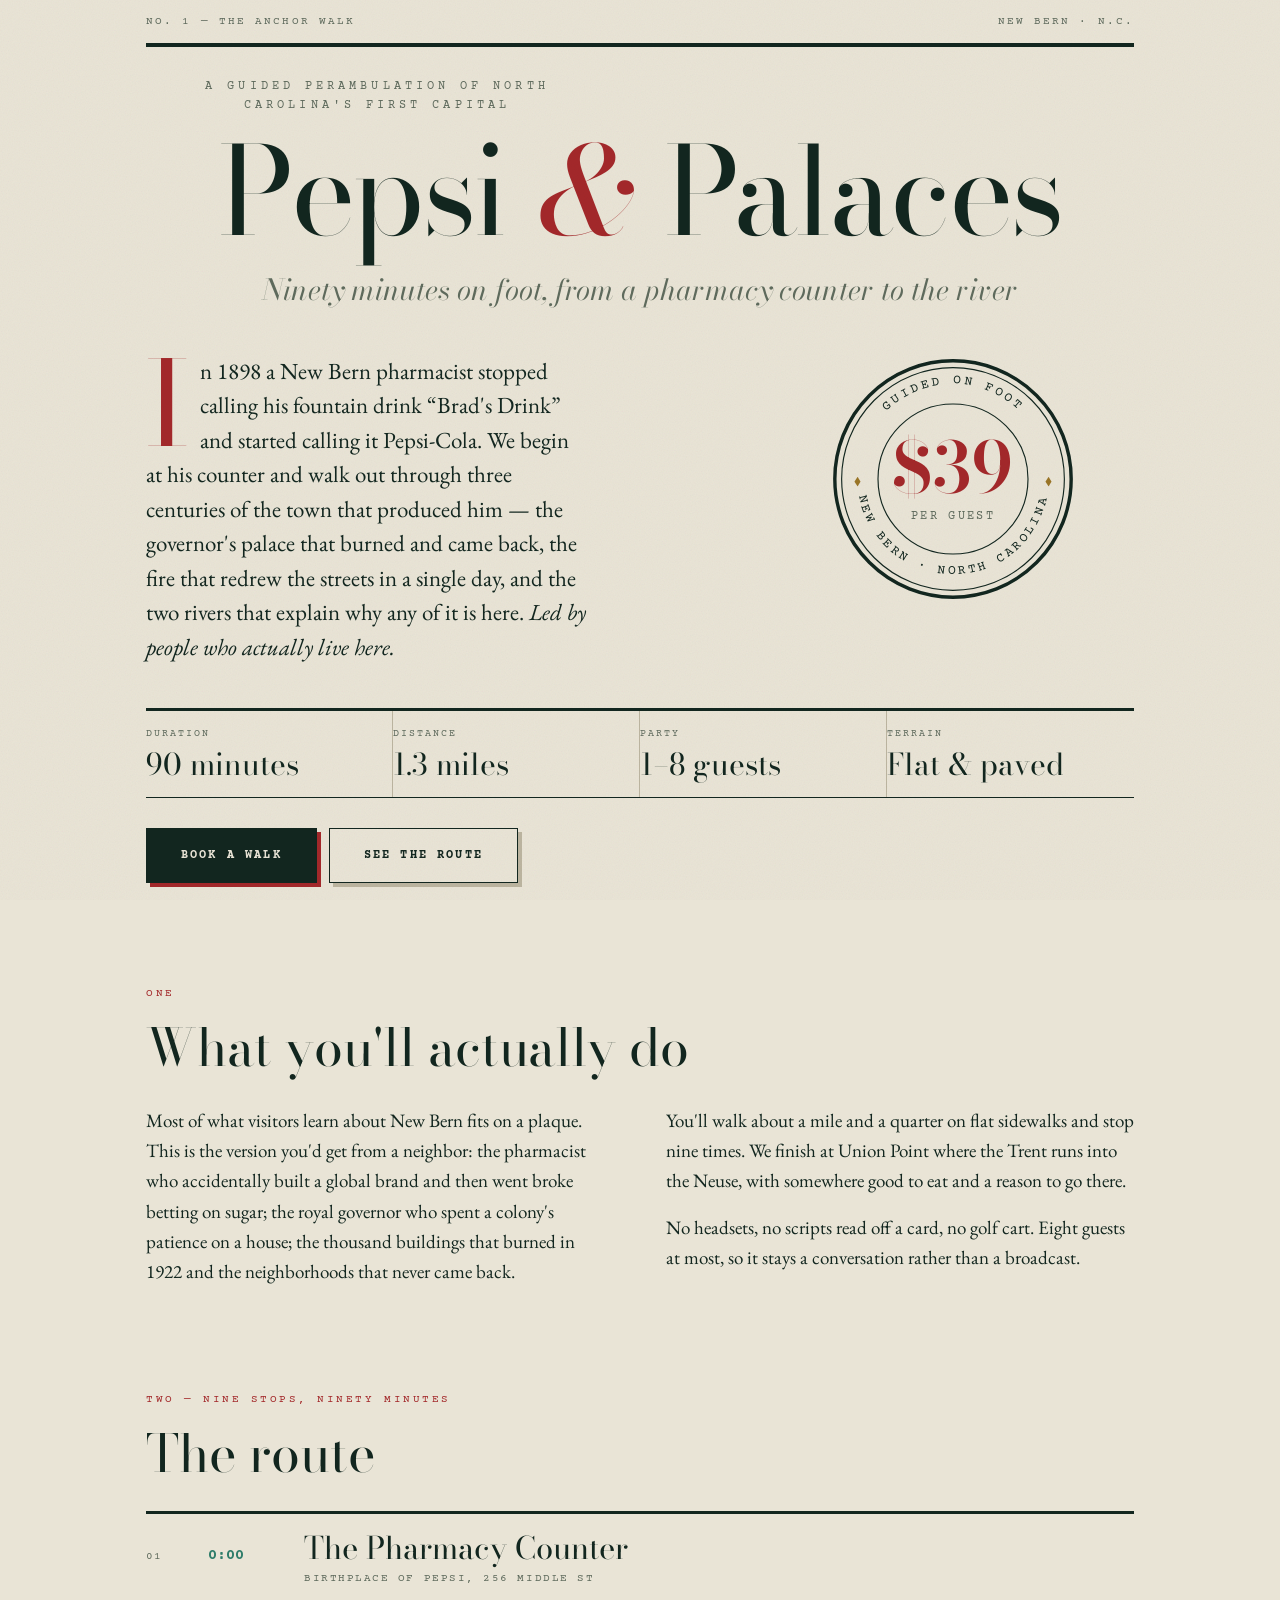
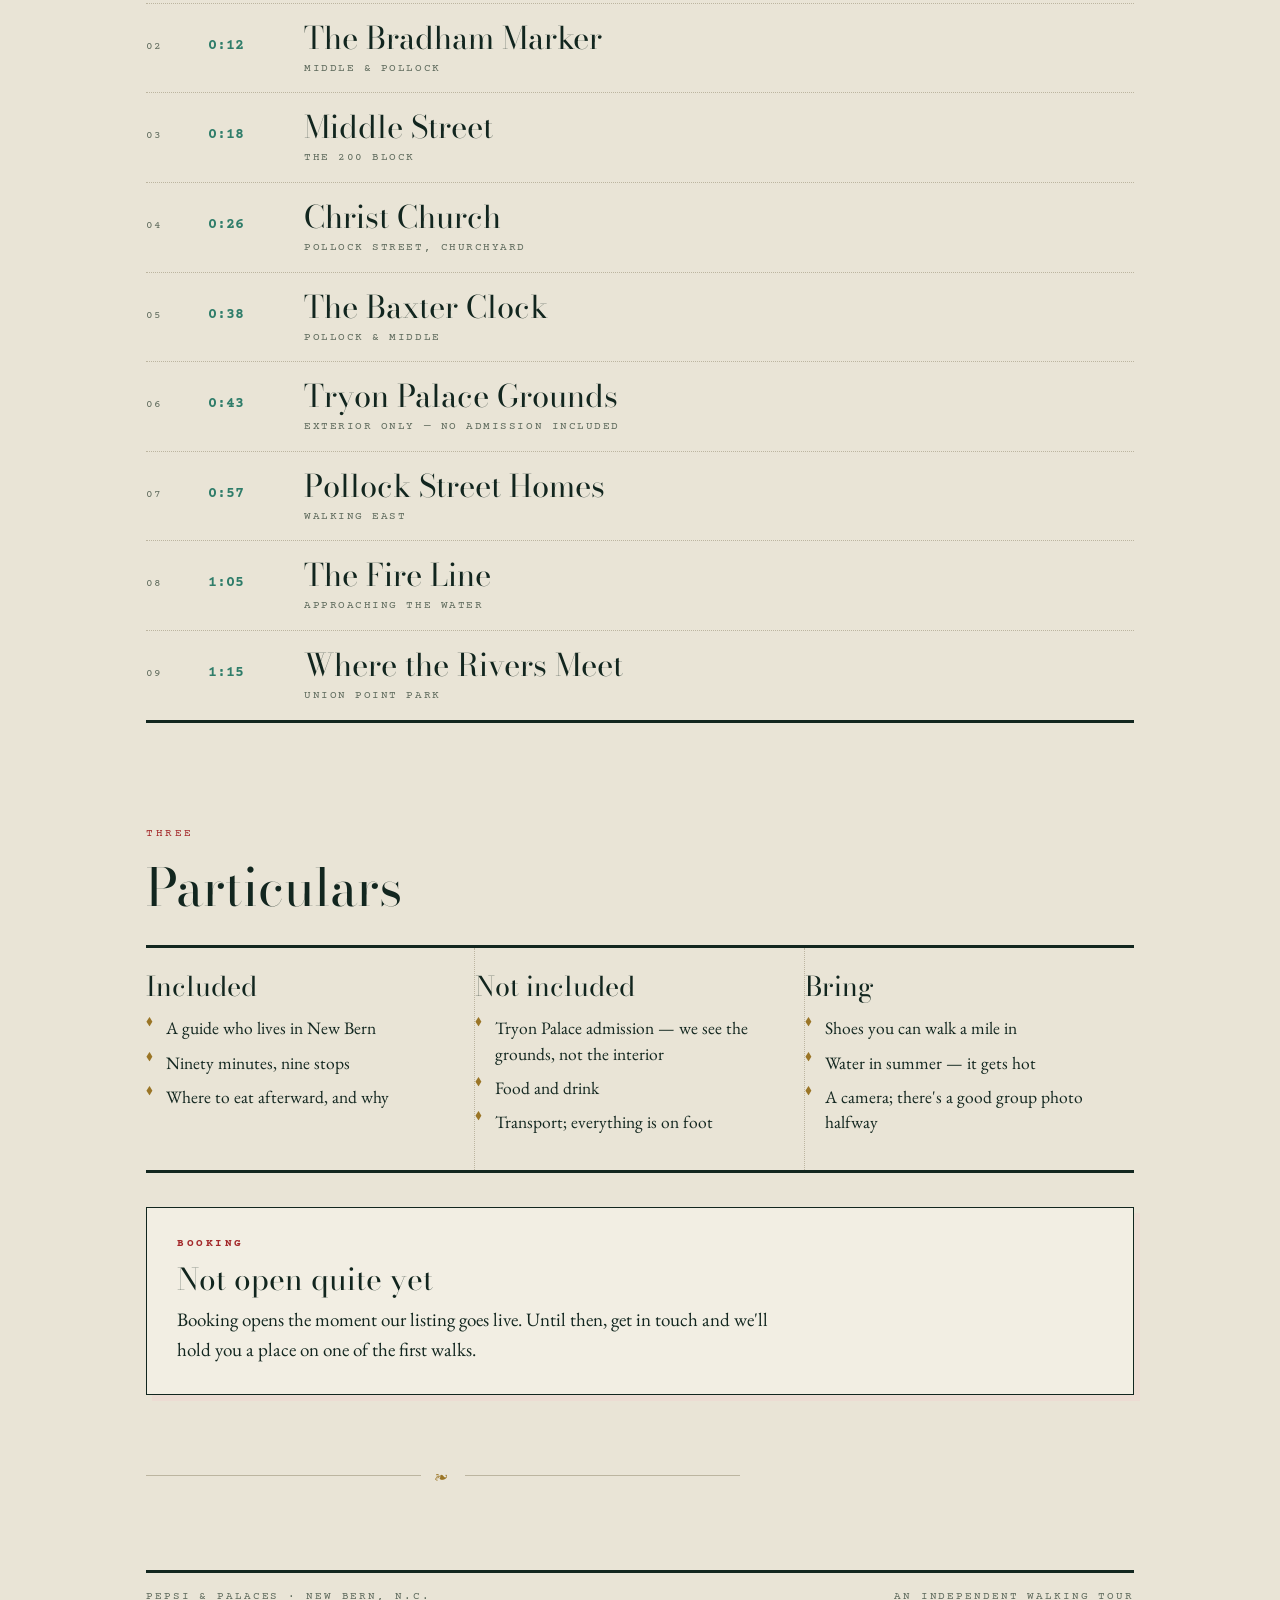
<file: index.html>
<!doctype html>
<html lang="en">
<head>
<meta charset="utf-8">
<meta name="viewport" content="width=device-width,initial-scale=1">
<title>Pepsi &amp; Palaces — Historic New Bern Walking Tour</title>
<meta name="description" content="A 90-minute guided walk through historic New Bern, North Carolina — from the pharmacy counter where Pepsi-Cola was invented to the point where the Trent runs into the Neuse.">
<meta name="theme-color" content="#e9e4d6">
<meta property="og:title" content="Pepsi &amp; Palaces — Historic New Bern Walking Tour">
<meta property="og:description" content="Ninety minutes on foot through North Carolina's first capital, led by people who live here.">
<meta property="og:type" content="website">
<link rel="preconnect" href="https://fonts.googleapis.com">
<link rel="preconnect" href="https://fonts.gstatic.com" crossorigin>
<link rel="stylesheet" href="https://fonts.googleapis.com/css2?family=Bodoni+Moda:ital,opsz,wght@0,6..96,400;0,6..96,600;1,6..96,400&family=EB+Garamond:ital,wght@0,400;0,500;1,400&family=Courier+Prime:wght@400;700&display=swap">
<link rel="stylesheet" href="assets/style.css">
<style>
  /* ============ broadside frame ============ */
  .sheet {
    max-width: 1080px;
    margin: 0 auto;
    padding: 0 clamp(18px, 4vw, 46px) 90px;
  }
  .topbar {
    display: flex;
    justify-content: space-between;
    gap: 16px;
    padding: 14px 0 12px;
    font-family: var(--util);
    font-size: 10.5px;
    letter-spacing: .2em;
    text-transform: uppercase;
    color: var(--muted);
  }
  .topbar span:last-child { text-align: right; }

  /* ============ page-load stagger ============ */
  @keyframes rise {
    from { opacity: 0; transform: translateY(14px); }
    to   { opacity: 1; transform: none; }
  }
  .stagger > * { animation: rise .7s cubic-bezier(.22,.68,.35,1) backwards; }
  .stagger > *:nth-child(1) { animation-delay: .05s; }
  .stagger > *:nth-child(2) { animation-delay: .13s; }
  .stagger > *:nth-child(3) { animation-delay: .21s; }
  .stagger > *:nth-child(4) { animation-delay: .29s; }
  .stagger > *:nth-child(5) { animation-delay: .37s; }
  .stagger > *:nth-child(6) { animation-delay: .45s; }

  /* ============ masthead ============ */
  .masthead { position: relative; padding-top: 30px; }
  .kicker {
    text-align: center;
    font-family: var(--util);
    font-size: clamp(10px, 1.5vw, 12px);
    letter-spacing: .34em;
    text-transform: uppercase;
    color: var(--muted);
    margin: 0 0 20px;
  }
  .masthead h1 {
    font-size: clamp(46px, 10.4vw, 122px);
    letter-spacing: -.025em;
    text-align: center;
    margin: 0;
    line-height: .92;
    white-space: nowrap;
  }
  .masthead h1 .amp {
    font-style: italic;
    font-weight: 400;
    color: var(--carmine);
    padding: 0 .04em;
  }
  .subhead {
    text-align: center;
    font-family: var(--display);
    font-style: italic;
    font-size: clamp(19px, 2.7vw, 29px);
    color: var(--muted);
    margin: 20px 0 0;
    max-width: none;
  }

  .hero-body {
    display: grid;
    grid-template-columns: minmax(0, 1.55fr) minmax(0, 1fr);
    gap: clamp(28px, 5vw, 64px);
    align-items: start;
    margin-top: 40px;
  }
  .lede {
    font-size: clamp(19px, 2vw, 23px);
    line-height: 1.5;
    margin: 0;
    max-width: 40ch;
  }
  .lede .drop {
    float: left;
    font-family: var(--display);
    font-size: 5.1em;
    line-height: .78;
    padding: .04em .1em 0 0;
    color: var(--carmine);
  }
  .lede em { font-style: italic; }

  /* ============ the seal ============ */
  .seal { display: flex; justify-content: center; }
  .seal svg { width: clamp(190px, 24vw, 250px); height: auto; overflow: visible; }
  .seal .legend {
    font-family: var(--util);
    font-size: 11.4px;
    letter-spacing: .2em;
    text-transform: uppercase;
    fill: var(--ink);
  }
  .seal .pip { font-size: 9px; fill: var(--brass); text-anchor: middle; }
  .seal .price {
    font-family: var(--display);
    font-size: 62px;
    font-weight: 600;
    fill: var(--carmine);
    text-anchor: middle;
  }
  .seal .per {
    font-family: var(--util);
    font-size: 10.5px;
    letter-spacing: .2em;
    fill: var(--muted);
    text-anchor: middle;
    text-transform: uppercase;
  }
  .seal circle { fill: none; stroke: var(--ink); }

  /* ============ vitals ledger ============ */
  .vitals {
    margin: 44px 0 0;
    display: grid;
    grid-template-columns: repeat(4, 1fr);
    border-top: 3px solid var(--ink);
    border-bottom: 1px solid var(--ink);
  }
  .vitals > div {
    padding: 15px 18px 16px 0;
    border-right: 1px solid var(--rule);
  }
  .vitals > div:last-child { border-right: 0; }
  .vitals dt {
    font-family: var(--util);
    font-size: 10px;
    letter-spacing: .2em;
    text-transform: uppercase;
    color: var(--muted);
  }
  .vitals dd {
    margin: 7px 0 0;
    font-family: var(--display);
    font-size: clamp(21px, 2.5vw, 30px);
    line-height: 1.05;
  }

  /* ============ buttons ============ */
  .cta-row { display: flex; flex-wrap: wrap; gap: 12px; margin-top: 30px; }
  .btn {
    font-family: var(--util);
    font-size: 12px;
    font-weight: 700;
    letter-spacing: .18em;
    text-transform: uppercase;
    padding: 17px 34px;
    text-decoration: none;
    border: 1.5px solid var(--ink);
    background: var(--ink);
    color: var(--paper);
    box-shadow: 4px 4px 0 var(--carmine);
    transition: transform .12s ease, box-shadow .12s ease;
  }
  .btn:hover { transform: translate(2px, 2px); box-shadow: 2px 2px 0 var(--carmine); }
  .btn.ghost {
    background: transparent;
    color: var(--ink);
    box-shadow: 4px 4px 0 var(--rule);
  }
  .btn.ghost:hover { box-shadow: 2px 2px 0 var(--rule); }

  /* ============ sections ============ */
  section { margin-top: clamp(58px, 8vw, 92px); }
  .sec-head { margin-bottom: 30px; }
  .sec-head h2 {
    font-size: clamp(32px, 4.6vw, 52px);
    margin: 14px 0 0;
  }
  .sec-head .no {
    font-family: var(--util);
    font-size: 10.5px;
    letter-spacing: .24em;
    text-transform: uppercase;
    color: var(--carmine);
  }

  .prose { columns: 2; column-gap: 52px; }
  .prose p { max-width: none; break-inside: avoid; }
  @media (max-width: 760px) { .prose { columns: 1; } }

  /* ============ route ledger ============ */
  ol.itin { list-style: none; margin: 0; padding: 0; counter-reset: stop; }
  ol.itin li {
    counter-increment: stop;
    display: grid;
    grid-template-columns: 42px 76px 1fr;
    gap: 2px 20px;
    padding: 17px 0 15px;
    border-bottom: 1px dotted var(--rule);
    align-items: baseline;
  }
  ol.itin li:first-child { border-top: 3px solid var(--ink); }
  ol.itin li:last-child { border-bottom: 3px solid var(--ink); }
  ol.itin li::before {
    content: counter(stop, decimal-leading-zero);
    font-family: var(--util);
    font-size: 11px;
    color: var(--muted);
    letter-spacing: .1em;
  }
  ol.itin .t {
    font-family: var(--util);
    font-size: 15px;
    font-weight: 700;
    color: var(--verdigris);
  }
  ol.itin .n {
    font-family: var(--display);
    font-size: clamp(22px, 2.7vw, 31px);
    line-height: 1.1;
  }
  ol.itin .w {
    grid-column: 3;
    font-family: var(--util);
    font-size: 11px;
    letter-spacing: .14em;
    text-transform: uppercase;
    color: var(--muted);
  }

  /* ============ details ============ */
  .cols {
    display: grid;
    grid-template-columns: repeat(auto-fit, minmax(238px, 1fr));
    border-top: 3px solid var(--ink);
    border-bottom: 3px solid var(--ink);
  }
  .cols > div { padding: 24px 24px 26px 0; border-right: 1px dotted var(--rule); }
  .cols > div:last-child { border-right: 0; padding-right: 0; }
  .cols h3 { font-size: 27px; margin-bottom: 14px; }
  .cols ul { margin: 0; padding: 0; list-style: none; }
  .cols li {
    padding-left: 20px;
    position: relative;
    margin-bottom: 9px;
    font-size: 17.5px;
    line-height: 1.45;
  }
  .cols li::before {
    content: "◆";
    position: absolute;
    left: 0;
    top: -1px;
    font-size: 10px;
    color: var(--brass);
  }

  .booking {
    margin-top: 34px;
    border: 1.5px solid var(--ink);
    box-shadow: 6px 6px 0 var(--carmine-soft);
    padding: 28px 30px;
    background: var(--surface);
  }
  .booking .label {
    font-family: var(--util);
    font-size: 10.5px;
    font-weight: 700;
    letter-spacing: .24em;
    text-transform: uppercase;
    color: var(--carmine);
    display: block;
    margin-bottom: 10px;
  }
  .booking h3 { font-size: 30px; margin-bottom: 10px; }

  footer {
    margin-top: 84px;
    border-top: 3px solid var(--ink);
    padding-top: 16px;
    display: flex;
    justify-content: space-between;
    gap: 14px;
    flex-wrap: wrap;
    font-family: var(--util);
    font-size: 10.5px;
    letter-spacing: .18em;
    text-transform: uppercase;
    color: var(--muted);
  }

  @media (max-width: 820px) {
    .hero-body { grid-template-columns: 1fr; }
    .seal { order: -1; margin-bottom: 6px; }
    .vitals { grid-template-columns: repeat(2, 1fr); }
    .vitals > div:nth-child(2) { border-right: 0; }
    .vitals > div:nth-child(-n+2) { border-bottom: 1px dotted var(--rule); }
    ol.itin li { grid-template-columns: 34px 64px 1fr; gap: 2px 14px; }
    ol.itin .w { grid-column: 3; }
    .cols > div { border-right: 0; border-bottom: 1px dotted var(--rule); padding-right: 0; }
    .cols > div:last-child { border-bottom: 0; }
  }
</style>
</head>
<body>
<div class="sheet">

  <div class="topbar">
    <span>No. 1 — The Anchor Walk</span>
    <span>New Bern · N.C.</span>
  </div>
  <hr class="rule-double">

  <header class="masthead stagger">
    <p class="kicker">A Guided Perambulation of North Carolina's First Capital</p>
    <h1>Pepsi <span class="amp">&amp;</span> Palaces</h1>
    <p class="subhead">Ninety minutes on foot, from a pharmacy counter to the river</p>

    <div class="hero-body">
      <p class="lede">
        <span class="drop">I</span>n 1898 a New Bern pharmacist stopped calling his fountain drink
        “Brad's Drink” and started calling it Pepsi-Cola. We begin at his counter and walk out
        through three centuries of the town that produced him — the governor's palace that burned
        and came back, the fire that redrew the streets in a single day, and the two rivers that
        explain why any of it is here. <em>Led by people who actually live here.</em>
      </p>

      <div class="seal">
        <svg viewBox="0 0 220 220" role="img" aria-label="Thirty-nine dollars per guest, guided on foot in New Bern, North Carolina">
          <defs>
            <path id="arcTop" d="M 26,110 A 84,84 0 0 1 194,110"></path>
            <path id="arcBot" d="M 26,110 A 84,84 0 0 0 194,110"></path>
          </defs>
          <circle cx="110" cy="110" r="104" stroke-width="3"></circle>
          <circle cx="110" cy="110" r="98" stroke-width="1"></circle>
          <circle cx="110" cy="110" r="66" stroke-width="1"></circle>
          <text class="legend"><textPath href="#arcTop" startOffset="50%" text-anchor="middle">Guided on foot</textPath></text>
          <text class="legend"><textPath href="#arcBot" startOffset="50%" text-anchor="middle">New Bern · North Carolina</textPath></text>
          <text class="pip" x="26" y="114">◆</text>
          <text class="pip" x="194" y="114">◆</text>
          <text class="price" x="110" y="122">$39</text>
          <text class="per" x="110" y="145">per guest</text>
        </svg>
      </div>
    </div>

    <dl class="vitals">
      <div><dt>Duration</dt><dd>90 minutes</dd></div>
      <div><dt>Distance</dt><dd>1.3 miles</dd></div>
      <div><dt>Party</dt><dd>1–8 guests</dd></div>
      <div><dt>Terrain</dt><dd>Flat &amp; paved</dd></div>
    </dl>

    <div class="cta-row">
      <!-- BOOKING: replace href with the live Airbnb Experience URL once approved. -->
      <a class="btn" href="#book">Book a walk</a>
      <a class="btn ghost" href="#itinerary">See the route</a>
    </div>
  </header>

  <section>
    <div class="sec-head">
      <span class="no">One</span>
      <h2>What you'll actually do</h2>
    </div>
    <div class="prose">
      <p>Most of what visitors learn about New Bern fits on a plaque. This is the version you'd get from a neighbor: the pharmacist who accidentally built a global brand and then went broke betting on sugar; the royal governor who spent a colony's patience on a house; the thousand buildings that burned in 1922 and the neighborhoods that never came back.</p>
      <p>You'll walk about a mile and a quarter on flat sidewalks and stop nine times. We finish at Union Point where the Trent runs into the Neuse, with somewhere good to eat and a reason to go there.</p>
      <p>No headsets, no scripts read off a card, no golf cart. Eight guests at most, so it stays a conversation rather than a broadcast.</p>
    </div>
  </section>

  <section id="itinerary">
    <div class="sec-head">
      <span class="no">Two — Nine stops, ninety minutes</span>
      <h2>The route</h2>
    </div>
    <ol class="itin">
    <!-- ITINERARY:start -->
      <li><span class="t">0:00</span><span class="n">The Pharmacy Counter</span><span class="w">Birthplace of Pepsi, 256 Middle St</span></li>
      <li><span class="t">0:12</span><span class="n">The Bradham Marker</span><span class="w">Middle &amp; Pollock</span></li>
      <li><span class="t">0:18</span><span class="n">Middle Street</span><span class="w">The 200 block</span></li>
      <li><span class="t">0:26</span><span class="n">Christ Church</span><span class="w">Pollock Street, churchyard</span></li>
      <li><span class="t">0:38</span><span class="n">The Baxter Clock</span><span class="w">Pollock &amp; Middle</span></li>
      <li><span class="t">0:43</span><span class="n">Tryon Palace Grounds</span><span class="w">Exterior only — no admission included</span></li>
      <li><span class="t">0:57</span><span class="n">Pollock Street Homes</span><span class="w">Walking east</span></li>
      <li><span class="t">1:05</span><span class="n">The Fire Line</span><span class="w">Approaching the water</span></li>
      <li><span class="t">1:15</span><span class="n">Where the Rivers Meet</span><span class="w">Union Point Park</span></li>
    <!-- ITINERARY:end -->
    </ol>
  </section>

  <section>
    <div class="sec-head">
      <span class="no">Three</span>
      <h2>Particulars</h2>
    </div>
    <div class="cols">
      <div>
        <h3>Included</h3>
        <ul>
          <li>A guide who lives in New Bern</li>
          <li>Ninety minutes, nine stops</li>
          <li>Where to eat afterward, and why</li>
        </ul>
      </div>
      <div>
        <h3>Not included</h3>
        <ul>
          <li>Tryon Palace admission — we see the grounds, not the interior</li>
          <li>Food and drink</li>
          <li>Transport; everything is on foot</li>
        </ul>
      </div>
      <div>
        <h3>Bring</h3>
        <ul>
          <li>Shoes you can walk a mile in</li>
          <li>Water in summer — it gets hot</li>
          <li>A camera; there's a good group photo halfway</li>
        </ul>
      </div>
    </div>

    <div class="booking" id="book">
      <span class="label">Booking</span>
      <h3>Not open quite yet</h3>
      <p>Booking opens the moment our listing goes live. Until then, get in touch and we'll hold you a place on one of the first walks.</p>
    </div>
  </section>

  <p class="fleuron" style="margin-top:70px"><span>❧</span></p>

  <footer>
    <span>Pepsi &amp; Palaces · New Bern, N.C.</span>
    <span>An independent walking tour</span>
  </footer>

</div>
</body>
</html>
</file>
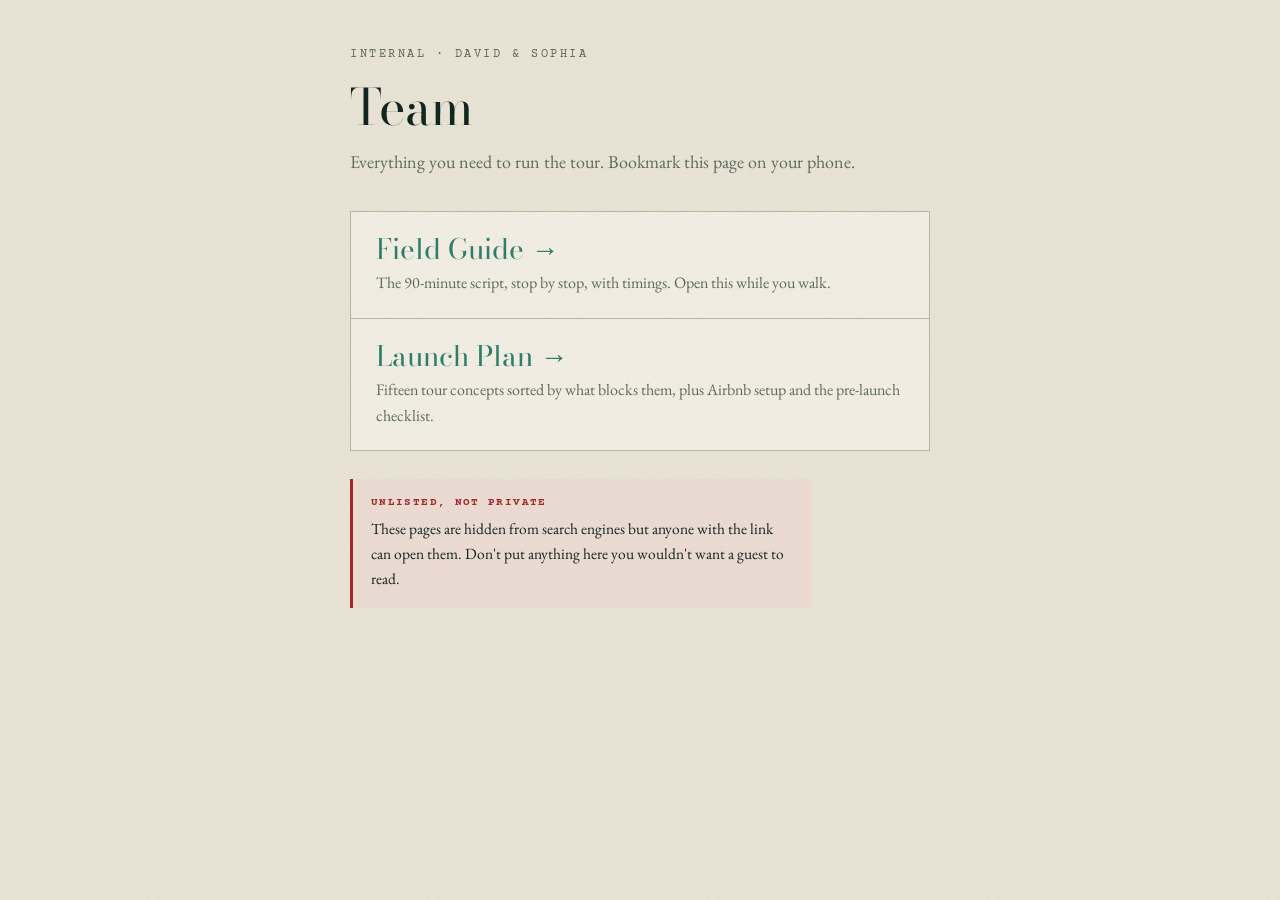
<file: team/index.html>
<!doctype html>
<html lang="en">
<head>
<meta charset="utf-8">
<meta name="viewport" content="width=device-width,initial-scale=1">
<meta name="robots" content="noindex,nofollow">
<title>Team — Pepsi &amp; Palaces</title>
<link rel="preconnect" href="https://fonts.googleapis.com">
<link rel="preconnect" href="https://fonts.gstatic.com" crossorigin>
<link rel="stylesheet" href="https://fonts.googleapis.com/css2?family=Bodoni+Moda:opsz,wght@6..96,400;6..96,600&family=EB+Garamond:wght@400;500&family=Courier+Prime:wght@400;700&display=swap">
<link rel="stylesheet" href="../assets/style.css">
<style>
  .hub { max-width: 620px; margin: 0 auto; padding: 46px 20px 80px; }
  .hub h1 { font-size: 50px; }
  .hub .sub { color: var(--muted); font-size: 18px; margin: 14px 0 0; }
  .links { display: grid; gap: 1px; background: var(--rule);
    border: 1px solid var(--rule); margin-top: 34px; }
  .links a { background: var(--surface); padding: 22px; text-decoration: none;
    color: inherit; display: block; }
  .links a:hover { background: var(--surface-2); }
  .links a { border-left: 3px solid transparent; transition: border-color .15s ease; }
  .links a:hover { border-left-color: var(--verdigris); }
  .links h2 { font-size: 28px; color: var(--verdigris); }
  .links p { font-size: 16px; color: var(--muted); margin: 6px 0 0; }
  .warn { margin-top: 28px; background: var(--carmine-soft);
    border-left: 3px solid var(--carmine); padding: 16px 18px; font-size: 15.5px; }
  .warn b { font-family: var(--util); font-size: 10.5px; font-weight: 600;
    letter-spacing: .13em; text-transform: uppercase; color: var(--carmine);
    display: block; margin-bottom: 5px; }
</style>
</head>
<body>
<main class="hub">
  <p class="eyebrow">Internal · David &amp; Sophia</p>
  <h1>Team</h1>
  <p class="sub">Everything you need to run the tour. Bookmark this page on your phone.</p>

  <nav class="links">
    <a href="guide/">
      <h2>Field Guide →</h2>
      <p>The 90-minute script, stop by stop, with timings. Open this while you walk.</p>
    </a>
    <a href="plan/">
      <h2>Launch Plan →</h2>
      <p>Fifteen tour concepts sorted by what blocks them, plus Airbnb setup and the pre-launch checklist.</p>
    </a>
  </nav>

  <p class="warn"><b>Unlisted, not private</b>These pages are hidden from search engines but anyone with the link can open them. Don't put anything here you wouldn't want a guest to read.</p>
</main>
</body>
</html>
</file>
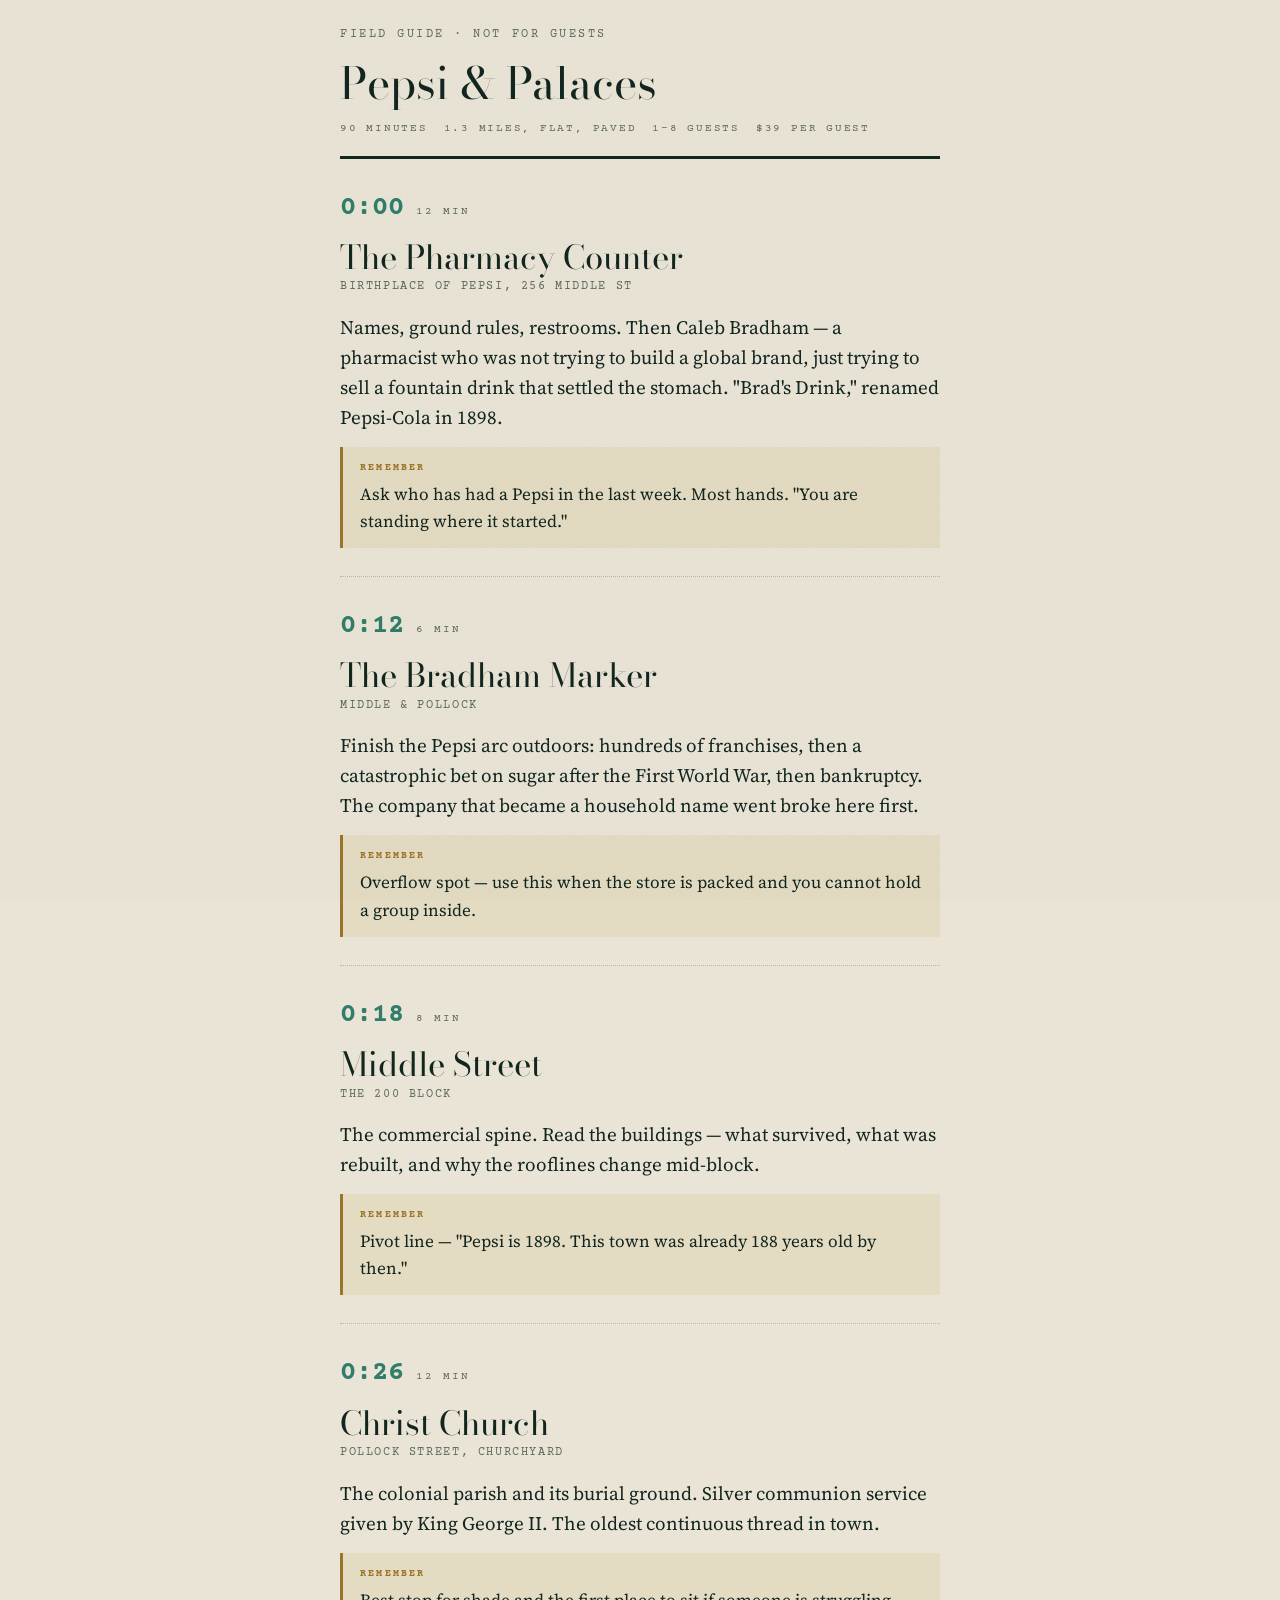
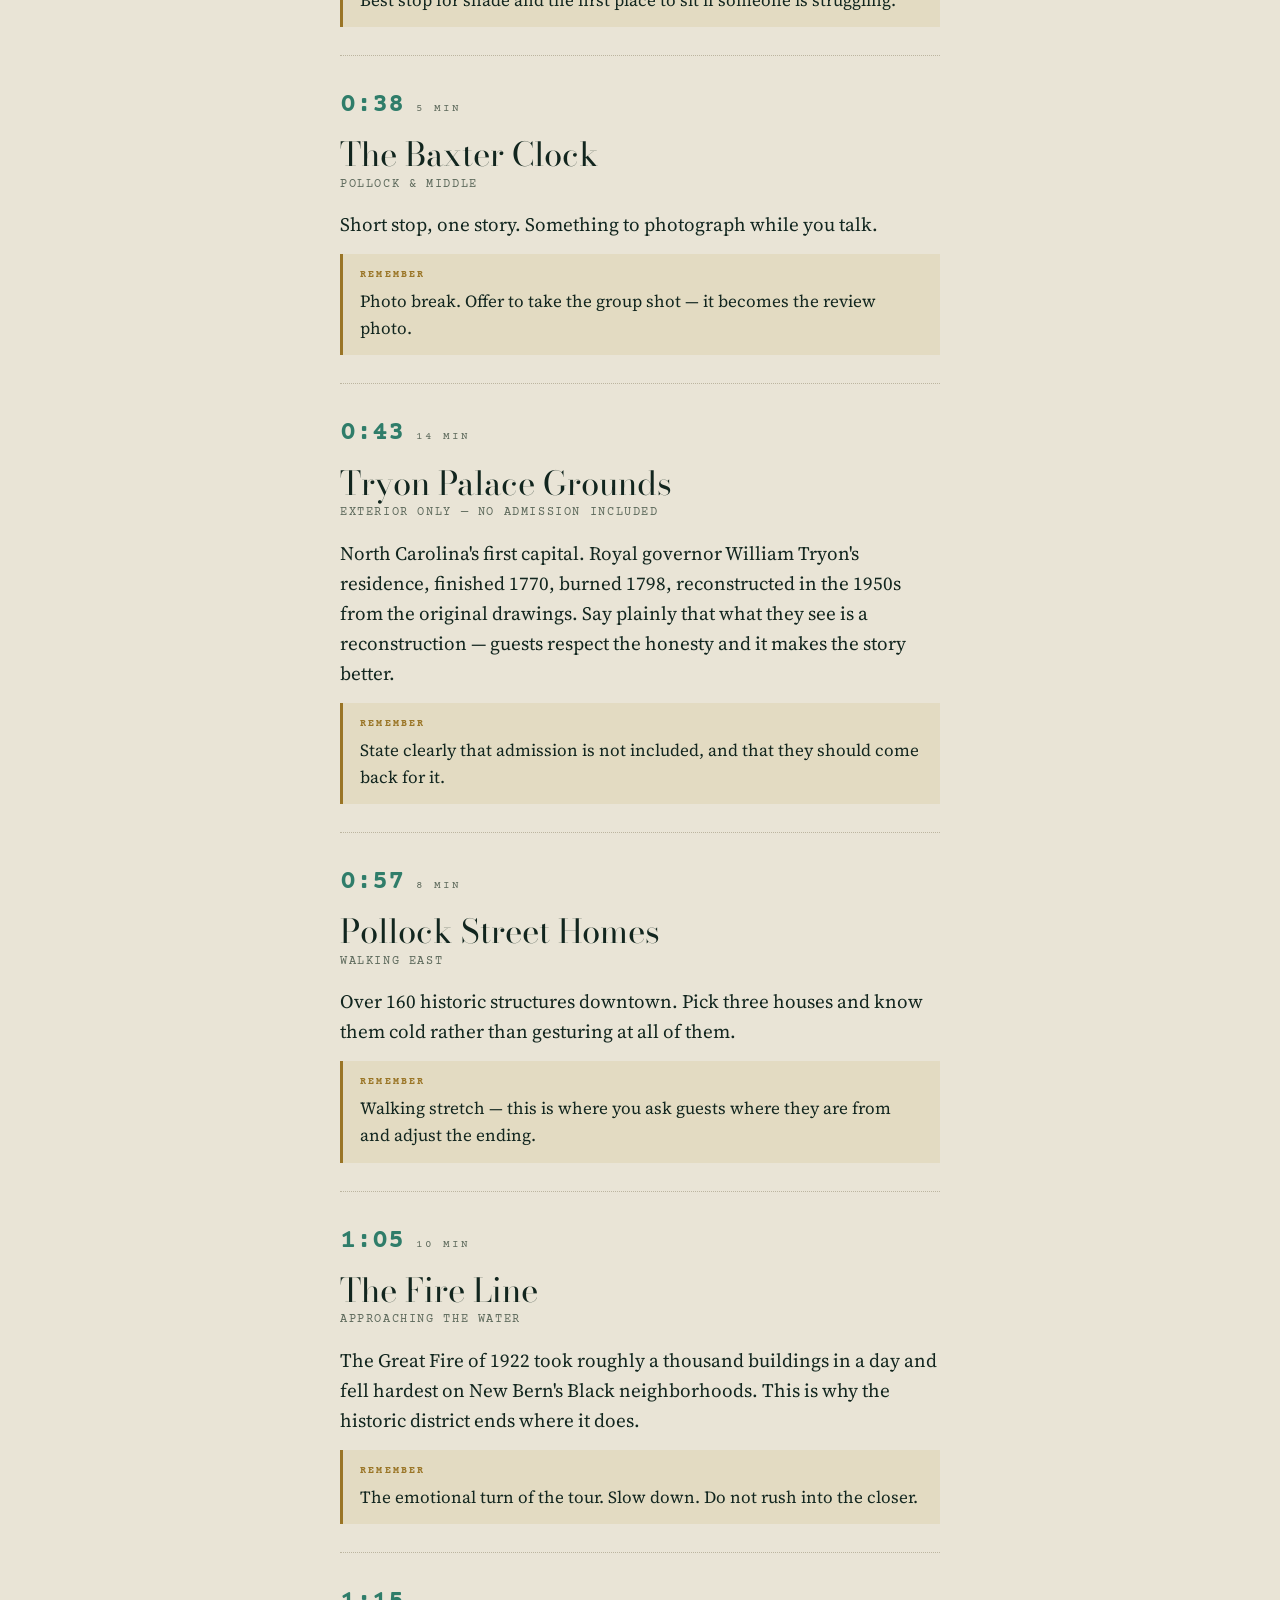
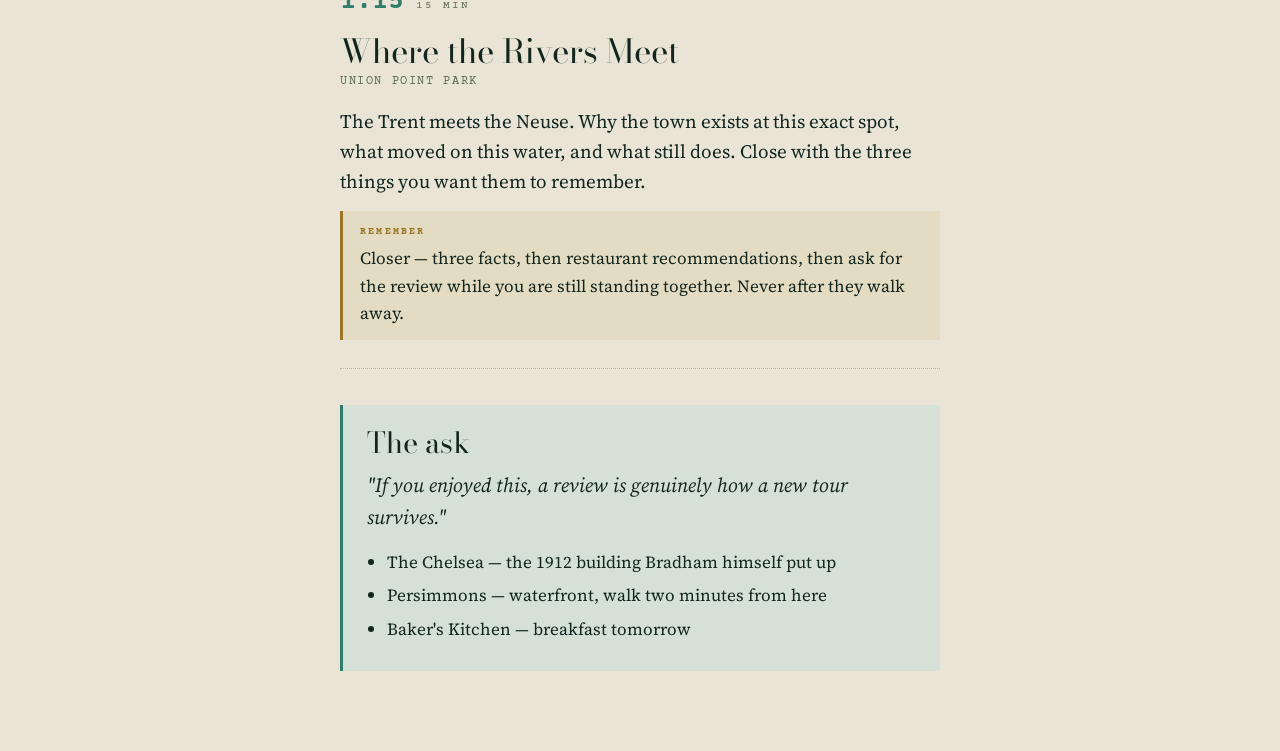
<file: team/guide/index.html>
<!doctype html>
<html lang="en">
<head>
<meta charset="utf-8">
<meta name="viewport" content="width=device-width,initial-scale=1">
<meta name="robots" content="noindex,nofollow">
<title>Field Guide — Pepsi &amp; Palaces</title>
<link rel="preconnect" href="https://fonts.googleapis.com">
<link rel="preconnect" href="https://fonts.gstatic.com" crossorigin>
<link rel="stylesheet" href="https://fonts.googleapis.com/css2?family=Bodoni+Moda:opsz,wght@6..96,400;6..96,600&family=Source+Serif+4:opsz,wght@8..60,400;8..60,600&family=Courier+Prime:wght@400;700&display=swap">
<link rel="stylesheet" href="../../assets/style.css">
<style>
  /* The field guide is read one-handed, outdoors, in sunlight, mid-tour. It
     borrows the brand's ink and rules but deliberately drops the display face
     for body copy: Source Serif has the x-height and weight to survive glare
     that a Garamond does not. Legibility beats consistency on this one page. */
  body { --body: "Source Serif 4", Georgia, serif; font-size: 19px; }
  .guide { max-width: 640px; margin: 0 auto; padding: 0 20px 80px; }
  .top { padding: 26px 0 18px; border-bottom: 3px solid var(--ink); }
  .top h1 { font-family: var(--display); font-size: 44px; margin: 12px 0 0; }
  .top .sub { font-family: var(--util); font-size: 11px; letter-spacing: .16em;
    text-transform: uppercase; color: var(--muted); margin-top: 12px;
    display: flex; flex-wrap: wrap; gap: 4px 16px; }
  .stop { padding: 28px 0; border-bottom: 1px dotted var(--rule); }
  .stop-head { display: flex; align-items: baseline; gap: 12px; }
  .clock { font-family: var(--util); font-size: 27px; font-weight: 700;
    color: var(--verdigris); }
  .dur { font-family: var(--util); font-size: 11px; letter-spacing: .18em;
    text-transform: uppercase; color: var(--muted); }
  .stop h2 { font-family: var(--display); font-size: 33px; margin: 10px 0 3px; }
  .where { font-family: var(--util); font-size: 11.5px; letter-spacing: .14em;
    text-transform: uppercase; color: var(--muted); margin: 0 0 15px; }
  .beat { font-size: 19px; line-height: 1.58; margin: 0 0 15px; max-width: none; }
  .hook { background: var(--brass-soft); border-left: 3px solid var(--brass);
    padding: 13px 17px; font-size: 17px; margin: 0; max-width: none; }
  .hook b { display: block; font-family: var(--util); font-size: 10px;
    font-weight: 700; letter-spacing: .22em; text-transform: uppercase;
    color: var(--brass); margin-bottom: 5px; }
  .closer { margin-top: 36px; background: var(--verdigris-soft);
    border-left: 3px solid var(--verdigris); padding: 22px 24px; }
  .closer h2 { font-family: var(--display); font-size: 29px; margin-bottom: 11px; }
  .closer .ask { font-size: 20px; font-style: italic; max-width: none; }
  .closer ul { margin: 14px 0 0; padding-left: 20px; font-size: 17px; }
  .closer li { margin-bottom: 6px; }
</style>
</head>
<body>
<main class="guide">
  <header class="top">
    <p class="eyebrow">Field guide · not for guests</p>
    <h1>Pepsi &amp; Palaces</h1>
    <div class="sub">
      <span>90 minutes</span>
      <span>1.3 miles, flat, paved</span>
      <span>1–8 guests</span>
      <span>$39 per guest</span>
    </div>
  </header>

    <article class="stop" id="stop-1">
      <header class="stop-head">
        <span class="clock">0:00</span>
        <span class="dur">12 min</span>
      </header>
      <h2>The Pharmacy Counter</h2>
      <p class="where">Birthplace of Pepsi, 256 Middle St</p>
      <p class="beat">Names, ground rules, restrooms. Then Caleb Bradham — a pharmacist who was not trying to build a global brand, just trying to sell a fountain drink that settled the stomach. &quot;Brad&#x27;s Drink,&quot; renamed Pepsi-Cola in 1898.</p>
      <p class="hook"><b>Remember</b>Ask who has had a Pepsi in the last week. Most hands. &quot;You are standing where it started.&quot;</p>
    </article>
    <article class="stop" id="stop-2">
      <header class="stop-head">
        <span class="clock">0:12</span>
        <span class="dur">6 min</span>
      </header>
      <h2>The Bradham Marker</h2>
      <p class="where">Middle &amp; Pollock</p>
      <p class="beat">Finish the Pepsi arc outdoors: hundreds of franchises, then a catastrophic bet on sugar after the First World War, then bankruptcy. The company that became a household name went broke here first.</p>
      <p class="hook"><b>Remember</b>Overflow spot — use this when the store is packed and you cannot hold a group inside.</p>
    </article>
    <article class="stop" id="stop-3">
      <header class="stop-head">
        <span class="clock">0:18</span>
        <span class="dur">8 min</span>
      </header>
      <h2>Middle Street</h2>
      <p class="where">The 200 block</p>
      <p class="beat">The commercial spine. Read the buildings — what survived, what was rebuilt, and why the rooflines change mid-block.</p>
      <p class="hook"><b>Remember</b>Pivot line — &quot;Pepsi is 1898. This town was already 188 years old by then.&quot;</p>
    </article>
    <article class="stop" id="stop-4">
      <header class="stop-head">
        <span class="clock">0:26</span>
        <span class="dur">12 min</span>
      </header>
      <h2>Christ Church</h2>
      <p class="where">Pollock Street, churchyard</p>
      <p class="beat">The colonial parish and its burial ground. Silver communion service given by King George II. The oldest continuous thread in town.</p>
      <p class="hook"><b>Remember</b>Best stop for shade and the first place to sit if someone is struggling.</p>
    </article>
    <article class="stop" id="stop-5">
      <header class="stop-head">
        <span class="clock">0:38</span>
        <span class="dur">5 min</span>
      </header>
      <h2>The Baxter Clock</h2>
      <p class="where">Pollock &amp; Middle</p>
      <p class="beat">Short stop, one story. Something to photograph while you talk.</p>
      <p class="hook"><b>Remember</b>Photo break. Offer to take the group shot — it becomes the review photo.</p>
    </article>
    <article class="stop" id="stop-6">
      <header class="stop-head">
        <span class="clock">0:43</span>
        <span class="dur">14 min</span>
      </header>
      <h2>Tryon Palace Grounds</h2>
      <p class="where">Exterior only — no admission included</p>
      <p class="beat">North Carolina&#x27;s first capital. Royal governor William Tryon&#x27;s residence, finished 1770, burned 1798, reconstructed in the 1950s from the original drawings. Say plainly that what they see is a reconstruction — guests respect the honesty and it makes the story better.</p>
      <p class="hook"><b>Remember</b>State clearly that admission is not included, and that they should come back for it.</p>
    </article>
    <article class="stop" id="stop-7">
      <header class="stop-head">
        <span class="clock">0:57</span>
        <span class="dur">8 min</span>
      </header>
      <h2>Pollock Street Homes</h2>
      <p class="where">Walking east</p>
      <p class="beat">Over 160 historic structures downtown. Pick three houses and know them cold rather than gesturing at all of them.</p>
      <p class="hook"><b>Remember</b>Walking stretch — this is where you ask guests where they are from and adjust the ending.</p>
    </article>
    <article class="stop" id="stop-8">
      <header class="stop-head">
        <span class="clock">1:05</span>
        <span class="dur">10 min</span>
      </header>
      <h2>The Fire Line</h2>
      <p class="where">Approaching the water</p>
      <p class="beat">The Great Fire of 1922 took roughly a thousand buildings in a day and fell hardest on New Bern&#x27;s Black neighborhoods. This is why the historic district ends where it does.</p>
      <p class="hook"><b>Remember</b>The emotional turn of the tour. Slow down. Do not rush into the closer.</p>
    </article>
    <article class="stop" id="stop-9">
      <header class="stop-head">
        <span class="clock">1:15</span>
        <span class="dur">15 min</span>
      </header>
      <h2>Where the Rivers Meet</h2>
      <p class="where">Union Point Park</p>
      <p class="beat">The Trent meets the Neuse. Why the town exists at this exact spot, what moved on this water, and what still does. Close with the three things you want them to remember.</p>
      <p class="hook"><b>Remember</b>Closer — three facts, then restaurant recommendations, then ask for the review while you are still standing together. Never after they walk away.</p>
    </article>
  <section class="closer">
    <h2>The ask</h2>
    <p class="ask">&quot;If you enjoyed this, a review is genuinely how a new tour survives.&quot;</p>
    <ul><li>The Chelsea — the 1912 building Bradham himself put up</li><li>Persimmons — waterfront, walk two minutes from here</li><li>Baker&#x27;s Kitchen — breakfast tomorrow</li></ul>
  </section>
</main>
</body>
</html>
</file>
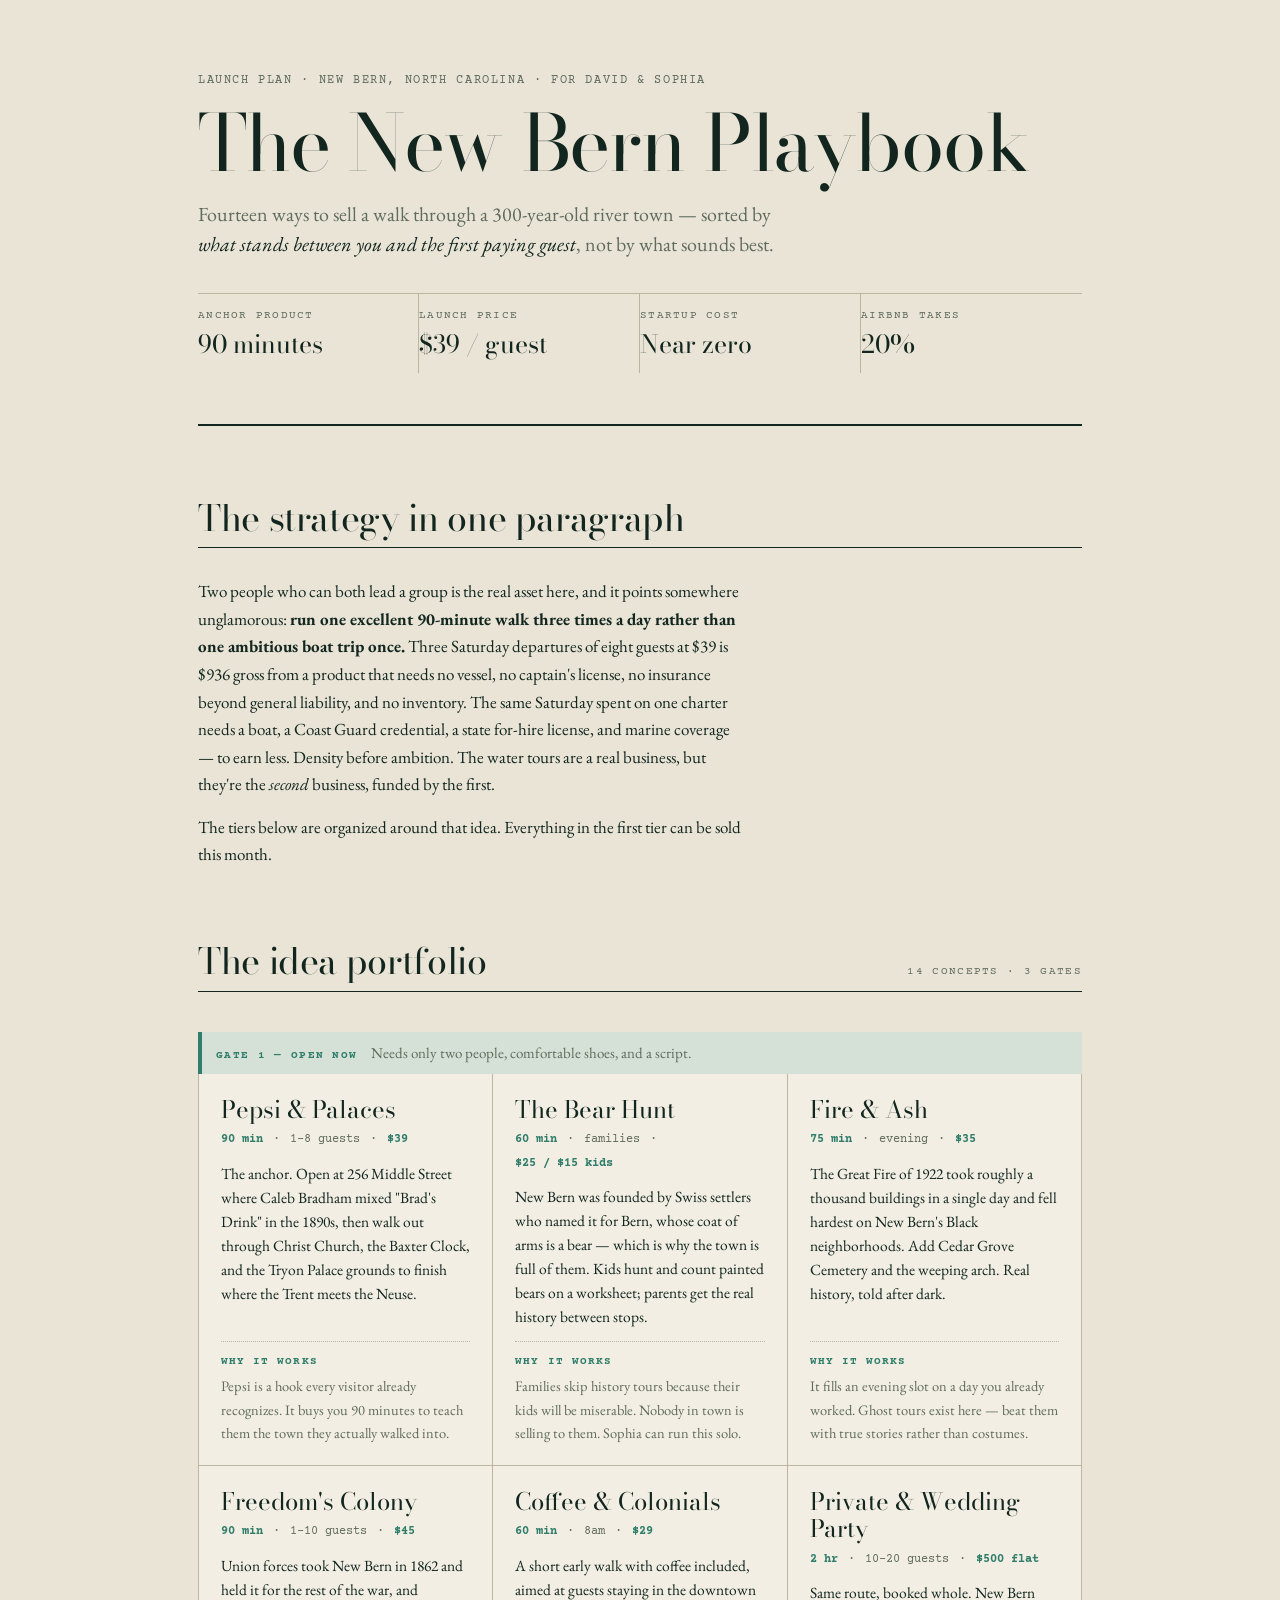
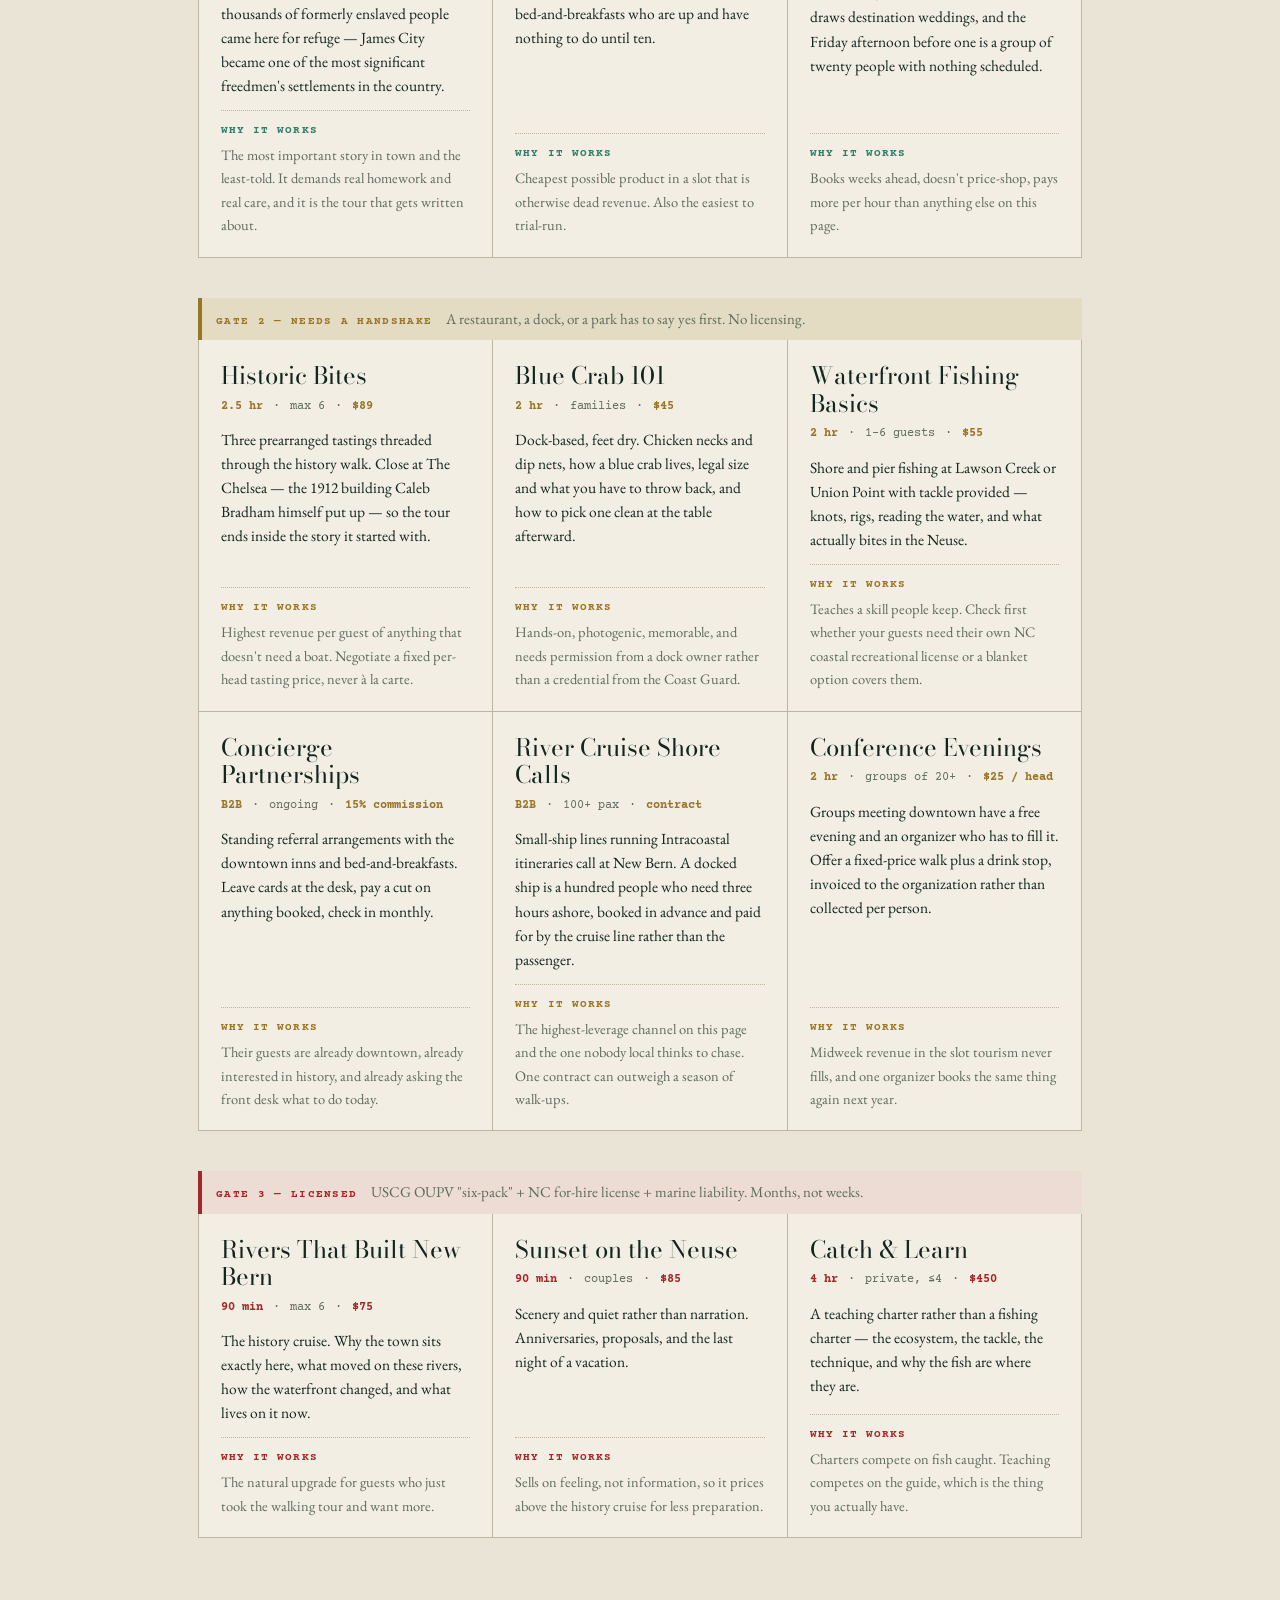
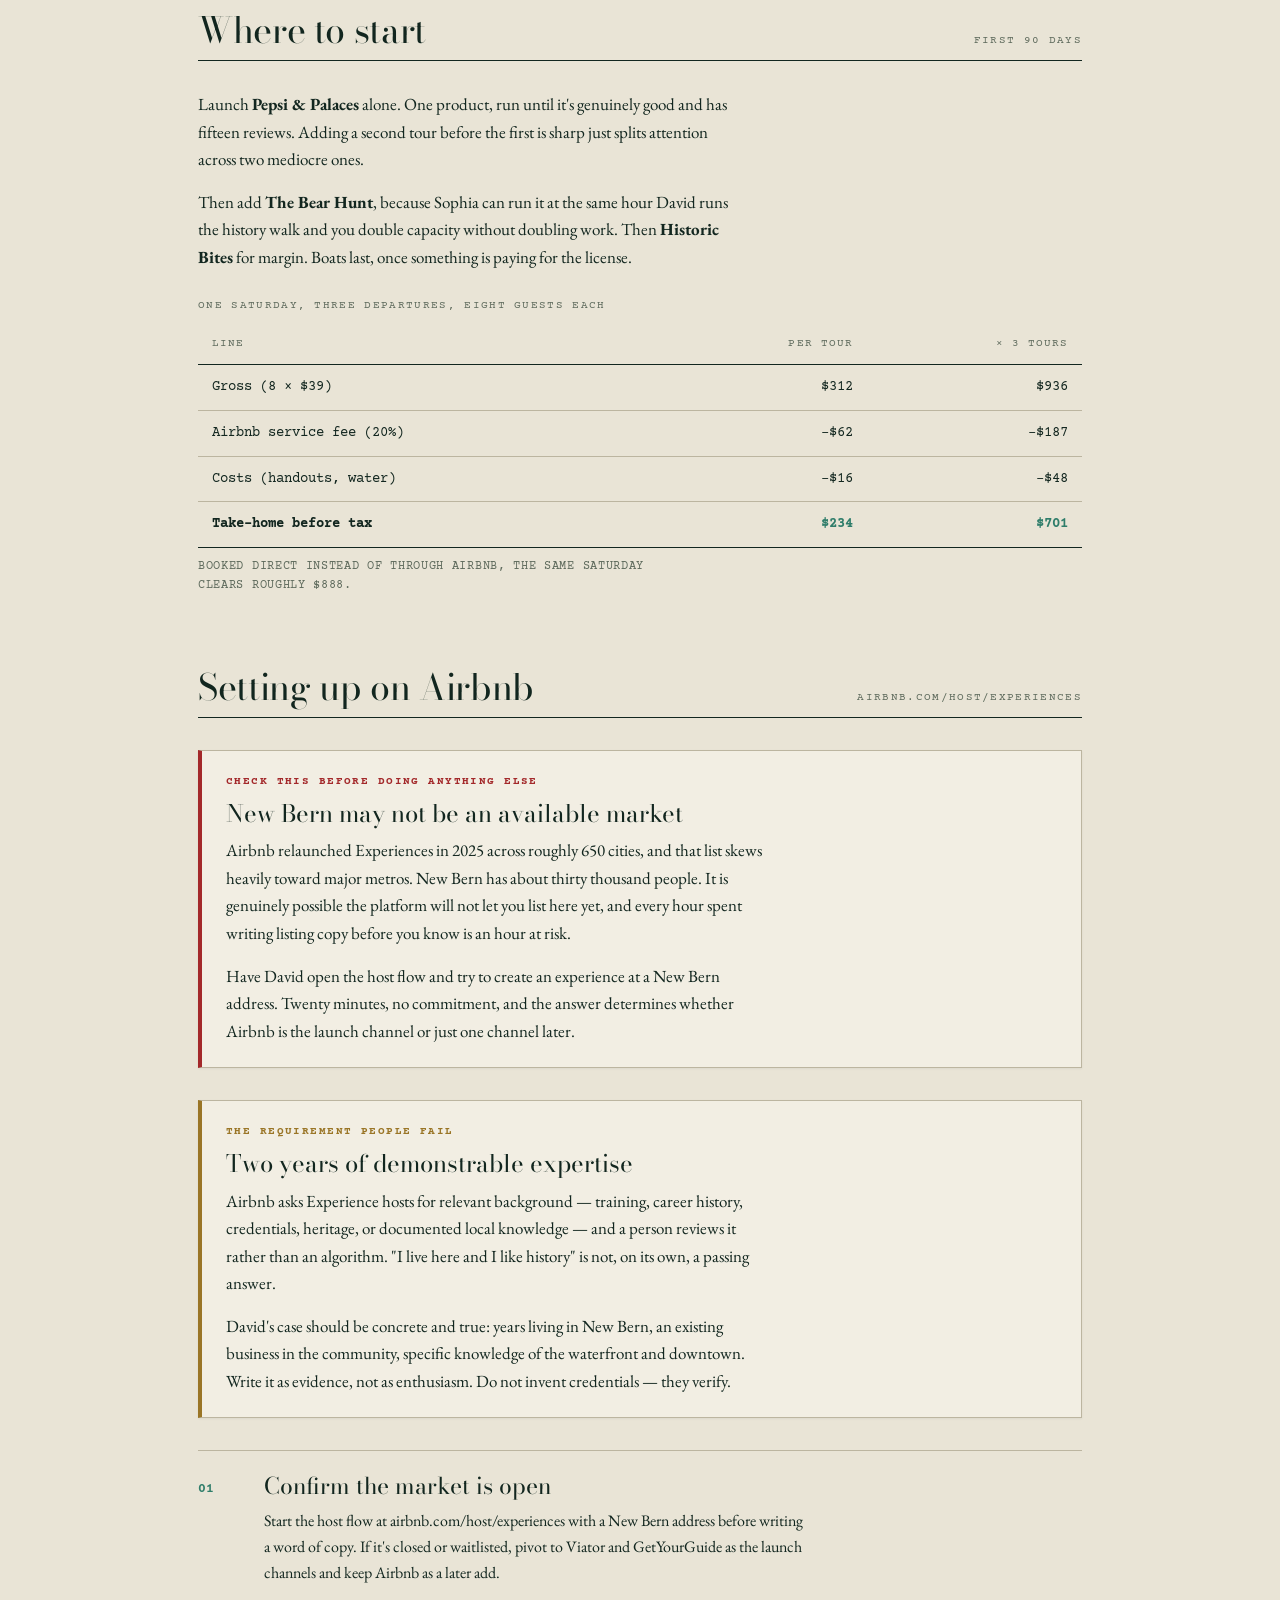
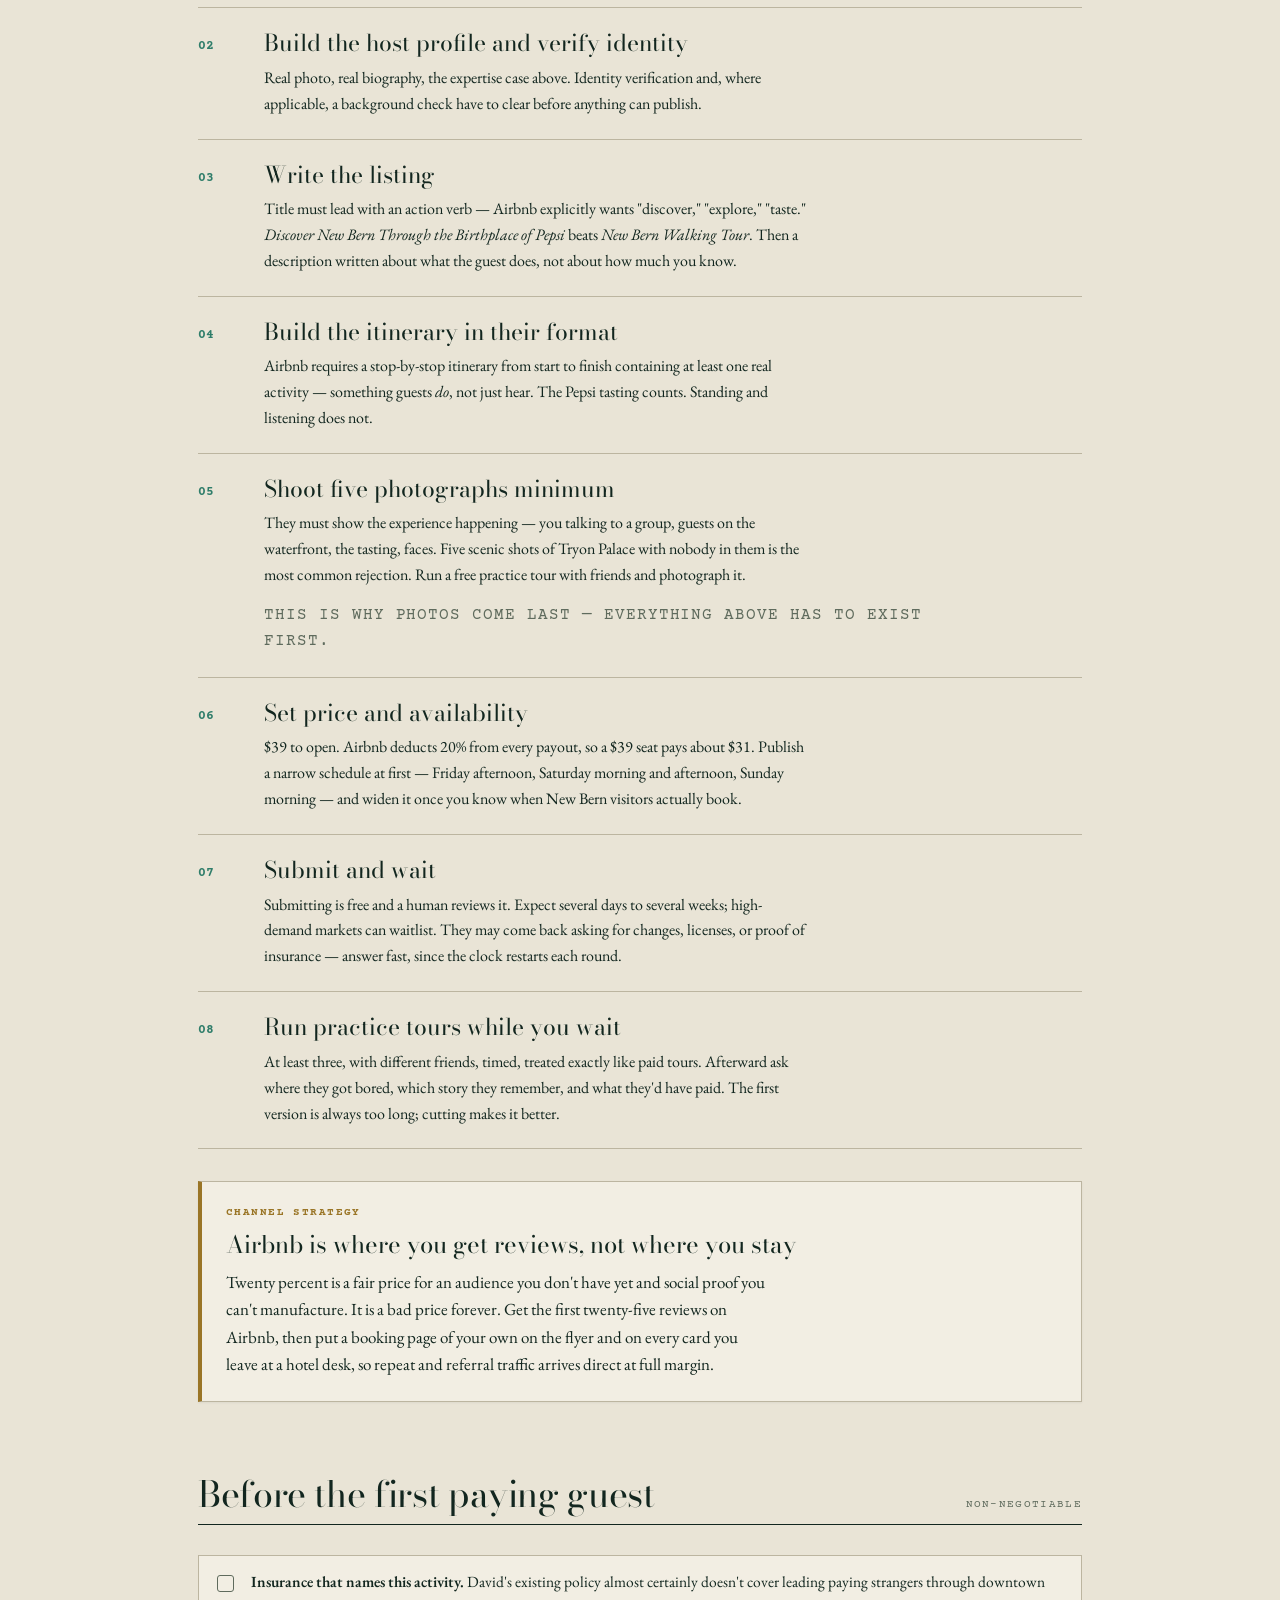
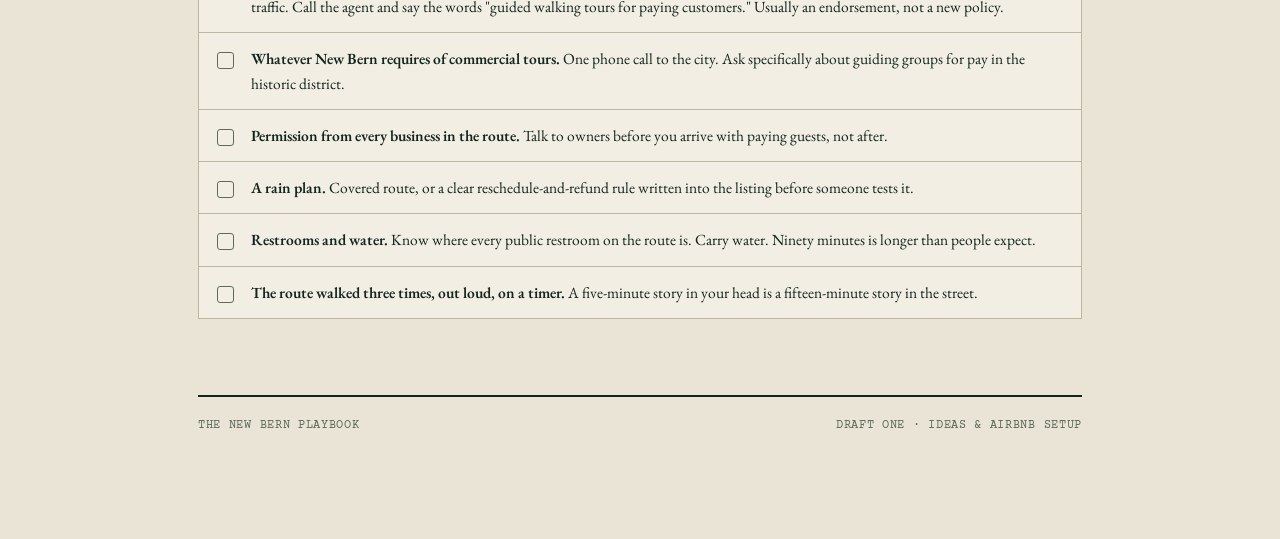
<file: team/plan/index.html>
<!doctype html>
<html lang="en">
<head>
<meta charset="utf-8">
<meta name="viewport" content="width=device-width,initial-scale=1">
<meta name="robots" content="noindex,nofollow">
<title>The New Bern Playbook</title>
<link rel="preconnect" href="https://fonts.googleapis.com">
<link rel="preconnect" href="https://fonts.gstatic.com" crossorigin>
<link rel="stylesheet" href="https://fonts.googleapis.com/css2?family=Bodoni+Moda:ital,opsz,wght@0,6..96,400;0,6..96,600;1,6..96,400&family=EB+Garamond:ital,wght@0,400;0,500;1,400&family=Courier+Prime:wght@400;700&display=swap">
<style>
  :root {
    --ink:        #12261f;
    --paper:      #e9e4d6;
    --surface:    #f2eee3;
    --surface-2:  #ded8c7;
    --rule:       #bcb5a0;
    --muted:      #5f6b5d;
    --river:      #2f7d6a;
    --river-soft: #d5e0d6;
    --brass:      #9a7526;
    --brass-soft: #e3dbc2;
    --clay:       #a3282a;
    --clay-soft:  #ecdcd3;
    --shadow:     0 1px 2px rgba(22,35,43,.06);

    --display: "Bodoni Moda", "Didot", Georgia, serif;
    --body:    "EB Garamond", Georgia, serif;
    --mono:    "Courier Prime", ui-monospace, Courier, monospace;
  }

  @media (prefers-color-scheme: dark) {
    :root:not([data-theme="light"]) {
      --ink:        #e7e2d2;
      --paper:      #101d18;
      --surface:    #17271f;
      --surface-2:  #1f3329;
      --rule:       #33473a;
      --muted:      #9aa89a;
      --river:      #6fbfa5;
      --river-soft: #16302a;
      --brass:      #cfa855;
      --brass-soft: #2a2417;
      --clay:       #e0776b;
      --clay-soft:  #2d1c1b;
      --shadow:     0 1px 2px rgba(0,0,0,.3);
    }
  }
  :root[data-theme="dark"] {
    --ink:        #e7e2d2;
    --paper:      #101d18;
    --surface:    #17271f;
    --surface-2:  #1f3329;
    --rule:       #33473a;
    --muted:      #9aa89a;
    --river:      #6fbfa5;
    --river-soft: #16302a;
    --brass:      #cfa855;
    --brass-soft: #2a2417;
    --clay:       #e0776b;
    --clay-soft:  #2d1c1b;
    --shadow:     0 1px 2px rgba(0,0,0,.3);
  }

  * { box-sizing: border-box; }

  body {
    background: var(--paper);
    color: var(--ink);
    font-family: var(--body);
    font-size: 17px;
    line-height: 1.62;
    -webkit-font-smoothing: antialiased;
  }

  .wrap {
    max-width: 940px;
    margin: 0 auto;
    padding: 0 28px 96px;
  }

  /* ---------- masthead ---------- */
  .masthead {
    padding: 64px 0 34px;
    border-bottom: 2px solid var(--ink);
  }
  .eyebrow {
    font-family: var(--mono);
    font-size: 11.5px;
    font-weight: 500;
    letter-spacing: .14em;
    text-transform: uppercase;
    color: var(--muted);
  }
  h1 {
    font-family: var(--display);
    font-weight: 400;
    font-size: clamp(46px, 7.5vw, 78px);
    line-height: .98;
    letter-spacing: -.015em;
    margin: 14px 0 0;
    text-wrap: balance;
  }
  .standfirst {
    margin: 18px 0 0;
    font-size: 20px;
    line-height: 1.5;
    color: var(--muted);
    max-width: 60ch;
  }
  .standfirst em { color: var(--ink); font-style: italic; }

  .facts {
    display: flex;
    flex-wrap: wrap;
    gap: 0;
    margin-top: 34px;
    border-top: 1px solid var(--rule);
  }
  .fact {
    flex: 1 1 150px;
    padding: 14px 20px 14px 0;
    border-right: 1px solid var(--rule);
  }
  .fact:last-child { border-right: 0; }
  .fact dt {
    font-family: var(--mono);
    font-size: 10.5px;
    letter-spacing: .12em;
    text-transform: uppercase;
    color: var(--muted);
  }
  .fact dd {
    margin: 5px 0 0;
    font-family: var(--display);
    font-size: 25px;
    line-height: 1.15;
  }

  /* ---------- sections ---------- */
  section { margin-top: 72px; }

  .sec-head {
    display: flex;
    align-items: baseline;
    gap: 16px;
    border-bottom: 1px solid var(--ink);
    padding-bottom: 10px;
    margin-bottom: 30px;
  }
  .sec-head h2 {
    font-family: var(--display);
    font-weight: 400;
    font-size: 36px;
    line-height: 1.1;
    margin: 0;
    letter-spacing: -.01em;
  }
  .sec-head .tag {
    font-family: var(--mono);
    font-size: 11px;
    letter-spacing: .12em;
    text-transform: uppercase;
    color: var(--muted);
    margin-left: auto;
    white-space: nowrap;
  }

  h3 {
    font-family: var(--display);
    font-weight: 400;
    font-size: 27px;
    line-height: 1.15;
    margin: 0;
  }
  p { margin: 0 0 15px; max-width: 68ch; }
  p:last-child { margin-bottom: 0; }
  a { color: var(--river); text-underline-offset: 2px; }
  a:focus-visible, summary:focus-visible {
    outline: 2px solid var(--brass);
    outline-offset: 3px;
    border-radius: 2px;
  }

  /* ---------- gate tiers ---------- */
  .tier { margin-top: 40px; }
  .tier-bar {
    display: flex;
    align-items: baseline;
    gap: 14px;
    flex-wrap: wrap;
    padding: 9px 0 9px 14px;
    border-left: 4px solid var(--gate, var(--river));
    background: var(--gate-soft, var(--river-soft));
  }
  .tier-bar .gate {
    font-family: var(--mono);
    font-size: 11px;
    font-weight: 600;
    letter-spacing: .12em;
    text-transform: uppercase;
    color: var(--gate, var(--river));
  }
  .tier-bar .gate-note {
    font-size: 15px;
    color: var(--muted);
  }
  .tier.now       { --gate: var(--river); --gate-soft: var(--river-soft); }
  .tier.partner   { --gate: var(--brass); --gate-soft: var(--brass-soft); }
  .tier.licensed  { --gate: var(--clay);  --gate-soft: var(--clay-soft); }

  .ideas {
    display: grid;
    grid-template-columns: repeat(auto-fit, minmax(285px, 1fr));
    gap: 1px;
    background: var(--rule);
    border: 1px solid var(--rule);
    border-top: 0;
  }
  .idea {
    background: var(--surface);
    padding: 22px 22px 20px;
    display: flex;
    flex-direction: column;
    gap: 12px;
  }
  .idea-top { display: flex; flex-direction: column; gap: 7px; }
  .idea h3 { font-size: 24px; }
  .spec {
    font-family: var(--mono);
    font-size: 12px;
    color: var(--muted);
    display: flex;
    flex-wrap: wrap;
    gap: 4px 10px;
    font-variant-numeric: tabular-nums;
  }
  .spec b { color: var(--gate, var(--river)); font-weight: 600; }
  .idea p { font-size: 15.5px; line-height: 1.55; margin: 0; }
  .idea .why {
    margin-top: auto;
    padding-top: 12px;
    border-top: 1px dotted var(--rule);
    font-size: 14.5px;
    color: var(--muted);
  }
  .idea .why b {
    font-family: var(--mono);
    font-size: 10.5px;
    letter-spacing: .1em;
    text-transform: uppercase;
    color: var(--gate, var(--river));
    display: block;
    margin-bottom: 3px;
    font-weight: 600;
  }
  .runs {
    font-family: var(--mono);
    font-size: 11px;
    letter-spacing: .06em;
    text-transform: uppercase;
    color: var(--muted);
  }

  /* ---------- callouts ---------- */
  .callout {
    background: var(--surface);
    border: 1px solid var(--rule);
    border-left: 4px solid var(--brass);
    padding: 22px 24px;
    margin: 32px 0;
    box-shadow: var(--shadow);
  }
  .callout.warn { border-left-color: var(--clay); }
  .callout .label {
    font-family: var(--mono);
    font-size: 11px;
    font-weight: 600;
    letter-spacing: .13em;
    text-transform: uppercase;
    color: var(--brass);
    display: block;
    margin-bottom: 9px;
  }
  .callout.warn .label { color: var(--clay); }
  .callout h3 { font-size: 24px; margin-bottom: 10px; }

  /* ---------- steps ---------- */
  ol.steps { list-style: none; margin: 0; padding: 0; counter-reset: s; }
  ol.steps > li {
    counter-increment: s;
    display: grid;
    grid-template-columns: 46px 1fr;
    gap: 20px;
    padding: 22px 0;
    border-bottom: 1px solid var(--rule);
  }
  ol.steps > li:first-child { border-top: 1px solid var(--rule); }
  ol.steps > li::before {
    content: counter(s, decimal-leading-zero);
    font-family: var(--mono);
    font-size: 13px;
    font-weight: 600;
    color: var(--river);
    padding-top: 6px;
    font-variant-numeric: tabular-nums;
  }
  ol.steps h3 { font-size: 23px; margin-bottom: 8px; }
  ol.steps p { font-size: 16px; }
  .meta {
    font-family: var(--mono);
    font-size: 11.5px;
    letter-spacing: .06em;
    text-transform: uppercase;
    color: var(--muted);
    margin-top: 10px;
  }

  /* ---------- table ---------- */
  .table-scroll { overflow-x: auto; margin: 26px 0 10px; }
  table {
    width: 100%;
    border-collapse: collapse;
    font-family: var(--mono);
    font-size: 14px;
    font-variant-numeric: tabular-nums;
    min-width: 460px;
  }
  caption {
    text-align: left;
    font-family: var(--mono);
    font-size: 11px;
    letter-spacing: .12em;
    text-transform: uppercase;
    color: var(--muted);
    padding-bottom: 10px;
  }
  th, td { padding: 11px 14px; text-align: right; border-bottom: 1px solid var(--rule); }
  th:first-child, td:first-child { text-align: left; }
  thead th {
    font-size: 10.5px;
    letter-spacing: .1em;
    text-transform: uppercase;
    color: var(--muted);
    border-bottom: 1px solid var(--ink);
    font-weight: 500;
  }
  tbody tr:last-child td { border-bottom: 1px solid var(--ink); font-weight: 600; }
  td.pos { color: var(--river); }

  /* ---------- checklist ---------- */
  .checks { list-style: none; margin: 20px 0 0; padding: 0; display: grid; gap: 1px; background: var(--rule); border: 1px solid var(--rule); }
  .checks li {
    background: var(--surface);
    padding: 13px 18px;
    display: grid;
    grid-template-columns: 20px 1fr;
    gap: 14px;
    align-items: start;
    font-size: 15.5px;
  }
  .checks li::before {
    content: "";
    width: 15px; height: 15px;
    margin-top: 6px;
    border: 1.5px solid var(--muted);
    border-radius: 3px;
  }
  .checks li b { font-weight: 600; }

  footer {
    margin-top: 76px;
    padding-top: 20px;
    border-top: 2px solid var(--ink);
    font-family: var(--mono);
    font-size: 11.5px;
    letter-spacing: .06em;
    text-transform: uppercase;
    color: var(--muted);
    display: flex;
    justify-content: space-between;
    gap: 16px;
    flex-wrap: wrap;
  }

  @media (max-width: 620px) {
    .wrap { padding: 0 18px 64px; }
    .fact { border-right: 0; flex: 1 1 100%; border-bottom: 1px solid var(--rule); }
    ol.steps > li { grid-template-columns: 32px 1fr; gap: 14px; }
  }
  @media (prefers-reduced-motion: reduce) {
    * { animation: none !important; transition: none !important; }
  }
</style>
</head>
<body>
<div class="wrap">

  <header class="masthead">
    <div class="eyebrow">Launch Plan · New Bern, North Carolina · For David &amp; Sophia</div>
    <h1>The New Bern Playbook</h1>
    <p class="standfirst">Fourteen ways to sell a walk through a 300-year-old river town — sorted by <em>what stands between you and the first paying guest</em>, not by what sounds best.</p>

    <dl class="facts">
      <div class="fact"><dt>Anchor product</dt><dd>90 minutes</dd></div>
      <div class="fact"><dt>Launch price</dt><dd>$39 / guest</dd></div>
      <div class="fact"><dt>Startup cost</dt><dd>Near zero</dd></div>
      <div class="fact"><dt>Airbnb takes</dt><dd>20%</dd></div>
    </dl>
  </header>

  <section>
    <div class="sec-head">
      <h2>The strategy in one paragraph</h2>
    </div>
    <p>Two people who can both lead a group is the real asset here, and it points somewhere unglamorous: <strong>run one excellent 90-minute walk three times a day rather than one ambitious boat trip once.</strong> Three Saturday departures of eight guests at $39 is $936 gross from a product that needs no vessel, no captain's license, no insurance beyond general liability, and no inventory. The same Saturday spent on one charter needs a boat, a Coast Guard credential, a state for-hire license, and marine coverage — to earn less. Density before ambition. The water tours are a real business, but they're the <em>second</em> business, funded by the first.</p>
    <p>The tiers below are organized around that idea. Everything in the first tier can be sold this month.</p>
  </section>

  <section>
    <div class="sec-head">
      <h2>The idea portfolio</h2>
      <span class="tag">14 concepts · 3 gates</span>
    </div>

    <!-- TIER 1 -->
    <div class="tier now">
      <div class="tier-bar">
        <span class="gate">Gate 1 — Open now</span>
        <span class="gate-note">Needs only two people, comfortable shoes, and a script.</span>
      </div>
      <div class="ideas">

        <article class="idea">
          <div class="idea-top">
            <h3>Pepsi &amp; Palaces</h3>
            <div class="spec"><b>90 min</b><span>·</span><span>1–8 guests</span><span>·</span><b>$39</b></div>
          </div>
          <p>The anchor. Open at 256 Middle Street where Caleb Bradham mixed "Brad's Drink" in the 1890s, then walk out through Christ Church, the Baxter Clock, and the Tryon Palace grounds to finish where the Trent meets the Neuse.</p>
          <div class="why"><b>Why it works</b>Pepsi is a hook every visitor already recognizes. It buys you 90 minutes to teach them the town they actually walked into.</div>
        </article>

        <article class="idea">
          <div class="idea-top">
            <h3>The Bear Hunt</h3>
            <div class="spec"><b>60 min</b><span>·</span><span>families</span><span>·</span><b>$25 / $15 kids</b></div>
          </div>
          <p>New Bern was founded by Swiss settlers who named it for Bern, whose coat of arms is a bear — which is why the town is full of them. Kids hunt and count painted bears on a worksheet; parents get the real history between stops.</p>
          <div class="why"><b>Why it works</b>Families skip history tours because their kids will be miserable. Nobody in town is selling to them. Sophia can run this solo.</div>
        </article>

        <article class="idea">
          <div class="idea-top">
            <h3>Fire &amp; Ash</h3>
            <div class="spec"><b>75 min</b><span>·</span><span>evening</span><span>·</span><b>$35</b></div>
          </div>
          <p>The Great Fire of 1922 took roughly a thousand buildings in a single day and fell hardest on New Bern's Black neighborhoods. Add Cedar Grove Cemetery and the weeping arch. Real history, told after dark.</p>
          <div class="why"><b>Why it works</b>It fills an evening slot on a day you already worked. Ghost tours exist here — beat them with true stories rather than costumes.</div>
        </article>

        <article class="idea">
          <div class="idea-top">
            <h3>Freedom's Colony</h3>
            <div class="spec"><b>90 min</b><span>·</span><span>1–10 guests</span><span>·</span><b>$45</b></div>
          </div>
          <p>Union forces took New Bern in 1862 and held it for the rest of the war, and thousands of formerly enslaved people came here for refuge — James City became one of the most significant freedmen's settlements in the country.</p>
          <div class="why"><b>Why it works</b>The most important story in town and the least-told. It demands real homework and real care, and it is the tour that gets written about.</div>
        </article>

        <article class="idea">
          <div class="idea-top">
            <h3>Coffee &amp; Colonials</h3>
            <div class="spec"><b>60 min</b><span>·</span><span>8am</span><span>·</span><b>$29</b></div>
          </div>
          <p>A short early walk with coffee included, aimed at guests staying in the downtown bed-and-breakfasts who are up and have nothing to do until ten.</p>
          <div class="why"><b>Why it works</b>Cheapest possible product in a slot that is otherwise dead revenue. Also the easiest to trial-run.</div>
        </article>

        <article class="idea">
          <div class="idea-top">
            <h3>Private &amp; Wedding Party</h3>
            <div class="spec"><b>2 hr</b><span>·</span><span>10–20 guests</span><span>·</span><b>$500 flat</b></div>
          </div>
          <p>Same route, booked whole. New Bern draws destination weddings, and the Friday afternoon before one is a group of twenty people with nothing scheduled.</p>
          <div class="why"><b>Why it works</b>Books weeks ahead, doesn't price-shop, pays more per hour than anything else on this page.</div>
        </article>

      </div>
    </div>

    <!-- TIER 2 -->
    <div class="tier partner">
      <div class="tier-bar">
        <span class="gate">Gate 2 — Needs a handshake</span>
        <span class="gate-note">A restaurant, a dock, or a park has to say yes first. No licensing.</span>
      </div>
      <div class="ideas">

        <article class="idea">
          <div class="idea-top">
            <h3>Historic Bites</h3>
            <div class="spec"><b>2.5 hr</b><span>·</span><span>max 6</span><span>·</span><b>$89</b></div>
          </div>
          <p>Three prearranged tastings threaded through the history walk. Close at The Chelsea — the 1912 building Caleb Bradham himself put up — so the tour ends inside the story it started with.</p>
          <div class="why"><b>Why it works</b>Highest revenue per guest of anything that doesn't need a boat. Negotiate a fixed per-head tasting price, never à la carte.</div>
        </article>

        <article class="idea">
          <div class="idea-top">
            <h3>Blue Crab 101</h3>
            <div class="spec"><b>2 hr</b><span>·</span><span>families</span><span>·</span><b>$45</b></div>
          </div>
          <p>Dock-based, feet dry. Chicken necks and dip nets, how a blue crab lives, legal size and what you have to throw back, and how to pick one clean at the table afterward.</p>
          <div class="why"><b>Why it works</b>Hands-on, photogenic, memorable, and needs permission from a dock owner rather than a credential from the Coast Guard.</div>
        </article>

        <article class="idea">
          <div class="idea-top">
            <h3>Waterfront Fishing Basics</h3>
            <div class="spec"><b>2 hr</b><span>·</span><span>1–6 guests</span><span>·</span><b>$55</b></div>
          </div>
          <p>Shore and pier fishing at Lawson Creek or Union Point with tackle provided — knots, rigs, reading the water, and what actually bites in the Neuse.</p>
          <div class="why"><b>Why it works</b>Teaches a skill people keep. Check first whether your guests need their own NC coastal recreational license or a blanket option covers them.</div>
        </article>

        <article class="idea">
          <div class="idea-top">
            <h3>Concierge Partnerships</h3>
            <div class="spec"><b>B2B</b><span>·</span><span>ongoing</span><span>·</span><b>15% commission</b></div>
          </div>
          <p>Standing referral arrangements with the downtown inns and bed-and-breakfasts. Leave cards at the desk, pay a cut on anything booked, check in monthly.</p>
          <div class="why"><b>Why it works</b>Their guests are already downtown, already interested in history, and already asking the front desk what to do today.</div>
        </article>

        <article class="idea">
          <div class="idea-top">
            <h3>River Cruise Shore Calls</h3>
            <div class="spec"><b>B2B</b><span>·</span><span>100+ pax</span><span>·</span><b>contract</b></div>
          </div>
          <p>Small-ship lines running Intracoastal itineraries call at New Bern. A docked ship is a hundred people who need three hours ashore, booked in advance and paid for by the cruise line rather than the passenger.</p>
          <div class="why"><b>Why it works</b>The highest-leverage channel on this page and the one nobody local thinks to chase. One contract can outweigh a season of walk-ups.</div>
        </article>

        <article class="idea">
          <div class="idea-top">
            <h3>Conference Evenings</h3>
            <div class="spec"><b>2 hr</b><span>·</span><span>groups of 20+</span><span>·</span><b>$25 / head</b></div>
          </div>
          <p>Groups meeting downtown have a free evening and an organizer who has to fill it. Offer a fixed-price walk plus a drink stop, invoiced to the organization rather than collected per person.</p>
          <div class="why"><b>Why it works</b>Midweek revenue in the slot tourism never fills, and one organizer books the same thing again next year.</div>
        </article>

      </div>
    </div>

    <!-- TIER 3 -->
    <div class="tier licensed">
      <div class="tier-bar">
        <span class="gate">Gate 3 — Licensed</span>
        <span class="gate-note">USCG OUPV "six-pack" + NC for-hire license + marine liability. Months, not weeks.</span>
      </div>
      <div class="ideas">

        <article class="idea">
          <div class="idea-top">
            <h3>Rivers That Built New Bern</h3>
            <div class="spec"><b>90 min</b><span>·</span><span>max 6</span><span>·</span><b>$75</b></div>
          </div>
          <p>The history cruise. Why the town sits exactly here, what moved on these rivers, how the waterfront changed, and what lives on it now.</p>
          <div class="why"><b>Why it works</b>The natural upgrade for guests who just took the walking tour and want more.</div>
        </article>

        <article class="idea">
          <div class="idea-top">
            <h3>Sunset on the Neuse</h3>
            <div class="spec"><b>90 min</b><span>·</span><span>couples</span><span>·</span><b>$85</b></div>
          </div>
          <p>Scenery and quiet rather than narration. Anniversaries, proposals, and the last night of a vacation.</p>
          <div class="why"><b>Why it works</b>Sells on feeling, not information, so it prices above the history cruise for less preparation.</div>
        </article>

        <article class="idea">
          <div class="idea-top">
            <h3>Catch &amp; Learn</h3>
            <div class="spec"><b>4 hr</b><span>·</span><span>private, ≤4</span><span>·</span><b>$450</b></div>
          </div>
          <p>A teaching charter rather than a fishing charter — the ecosystem, the tackle, the technique, and why the fish are where they are.</p>
          <div class="why"><b>Why it works</b>Charters compete on fish caught. Teaching competes on the guide, which is the thing you actually have.</div>
        </article>

      </div>
    </div>
  </section>

  <section>
    <div class="sec-head">
      <h2>Where to start</h2>
      <span class="tag">First 90 days</span>
    </div>
    <p>Launch <strong>Pepsi &amp; Palaces</strong> alone. One product, run until it's genuinely good and has fifteen reviews. Adding a second tour before the first is sharp just splits attention across two mediocre ones.</p>
    <p>Then add <strong>The Bear Hunt</strong>, because Sophia can run it at the same hour David runs the history walk and you double capacity without doubling work. Then <strong>Historic Bites</strong> for margin. Boats last, once something is paying for the license.</p>

    <div class="table-scroll">
      <table>
        <caption>One Saturday, three departures, eight guests each</caption>
        <thead>
          <tr><th>Line</th><th>Per tour</th><th>× 3 tours</th></tr>
        </thead>
        <tbody>
          <tr><td>Gross (8 × $39)</td><td>$312</td><td>$936</td></tr>
          <tr><td>Airbnb service fee (20%)</td><td>−$62</td><td>−$187</td></tr>
          <tr><td>Costs (handouts, water)</td><td>−$16</td><td>−$48</td></tr>
          <tr><td>Take-home before tax</td><td class="pos">$234</td><td class="pos">$701</td></tr>
        </tbody>
      </table>
    </div>
    <p class="meta">Booked direct instead of through Airbnb, the same Saturday clears roughly $888.</p>
  </section>

  <section>
    <div class="sec-head">
      <h2>Setting up on Airbnb</h2>
      <span class="tag">airbnb.com/host/experiences</span>
    </div>

    <div class="callout warn">
      <span class="label">Check this before doing anything else</span>
      <h3>New Bern may not be an available market</h3>
      <p>Airbnb relaunched Experiences in 2025 across roughly 650 cities, and that list skews heavily toward major metros. New Bern has about thirty thousand people. It is genuinely possible the platform will not let you list here yet, and every hour spent writing listing copy before you know is an hour at risk.</p>
      <p>Have David open the host flow and try to create an experience at a New Bern address. Twenty minutes, no commitment, and the answer determines whether Airbnb is the launch channel or just one channel later.</p>
    </div>

    <div class="callout">
      <span class="label">The requirement people fail</span>
      <h3>Two years of demonstrable expertise</h3>
      <p>Airbnb asks Experience hosts for relevant background — training, career history, credentials, heritage, or documented local knowledge — and a person reviews it rather than an algorithm. "I live here and I like history" is not, on its own, a passing answer.</p>
      <p>David's case should be concrete and true: years living in New Bern, an existing business in the community, specific knowledge of the waterfront and downtown. Write it as evidence, not as enthusiasm. Do not invent credentials — they verify.</p>
    </div>

    <ol class="steps">
      <li>
        <div>
          <h3>Confirm the market is open</h3>
          <p>Start the host flow at airbnb.com/host/experiences with a New Bern address before writing a word of copy. If it's closed or waitlisted, pivot to Viator and GetYourGuide as the launch channels and keep Airbnb as a later add.</p>
        </div>
      </li>
      <li>
        <div>
          <h3>Build the host profile and verify identity</h3>
          <p>Real photo, real biography, the expertise case above. Identity verification and, where applicable, a background check have to clear before anything can publish.</p>
        </div>
      </li>
      <li>
        <div>
          <h3>Write the listing</h3>
          <p>Title must lead with an action verb — Airbnb explicitly wants "discover," "explore," "taste." <em>Discover New Bern Through the Birthplace of Pepsi</em> beats <em>New Bern Walking Tour</em>. Then a description written about what the guest does, not about how much you know.</p>
        </div>
      </li>
      <li>
        <div>
          <h3>Build the itinerary in their format</h3>
          <p>Airbnb requires a stop-by-stop itinerary from start to finish containing at least one real activity — something guests <em>do</em>, not just hear. The Pepsi tasting counts. Standing and listening does not.</p>
        </div>
      </li>
      <li>
        <div>
          <h3>Shoot five photographs minimum</h3>
          <p>They must show the experience happening — you talking to a group, guests on the waterfront, the tasting, faces. Five scenic shots of Tryon Palace with nobody in them is the most common rejection. Run a free practice tour with friends and photograph it.</p>
          <p class="meta">This is why photos come last — everything above has to exist first.</p>
        </div>
      </li>
      <li>
        <div>
          <h3>Set price and availability</h3>
          <p>$39 to open. Airbnb deducts 20% from every payout, so a $39 seat pays about $31. Publish a narrow schedule at first — Friday afternoon, Saturday morning and afternoon, Sunday morning — and widen it once you know when New Bern visitors actually book.</p>
        </div>
      </li>
      <li>
        <div>
          <h3>Submit and wait</h3>
          <p>Submitting is free and a human reviews it. Expect several days to several weeks; high-demand markets can waitlist. They may come back asking for changes, licenses, or proof of insurance — answer fast, since the clock restarts each round.</p>
        </div>
      </li>
      <li>
        <div>
          <h3>Run practice tours while you wait</h3>
          <p>At least three, with different friends, timed, treated exactly like paid tours. Afterward ask where they got bored, which story they remember, and what they'd have paid. The first version is always too long; cutting makes it better.</p>
        </div>
      </li>
    </ol>

    <div class="callout">
      <span class="label">Channel strategy</span>
      <h3>Airbnb is where you get reviews, not where you stay</h3>
      <p>Twenty percent is a fair price for an audience you don't have yet and social proof you can't manufacture. It is a bad price forever. Get the first twenty-five reviews on Airbnb, then put a booking page of your own on the flyer and on every card you leave at a hotel desk, so repeat and referral traffic arrives direct at full margin.</p>
    </div>
  </section>

  <section>
    <div class="sec-head">
      <h2>Before the first paying guest</h2>
      <span class="tag">Non-negotiable</span>
    </div>
    <ul class="checks">
      <li><span><b>Insurance that names this activity.</b> David's existing policy almost certainly doesn't cover leading paying strangers through downtown traffic. Call the agent and say the words "guided walking tours for paying customers." Usually an endorsement, not a new policy.</span></li>
      <li><span><b>Whatever New Bern requires of commercial tours.</b> One phone call to the city. Ask specifically about guiding groups for pay in the historic district.</span></li>
      <li><span><b>Permission from every business in the route.</b> Talk to owners before you arrive with paying guests, not after.</span></li>
      <li><span><b>A rain plan.</b> Covered route, or a clear reschedule-and-refund rule written into the listing before someone tests it.</span></li>
      <li><span><b>Restrooms and water.</b> Know where every public restroom on the route is. Carry water. Ninety minutes is longer than people expect.</span></li>
      <li><span><b>The route walked three times, out loud, on a timer.</b> A five-minute story in your head is a fifteen-minute story in the street.</span></li>
    </ul>
  </section>

  <footer>
    <span>The New Bern Playbook</span>
    <span>Draft one · Ideas &amp; Airbnb setup</span>
  </footer>

</div>
</body>
</html>
</file>
<file: assets/style.css>
/* HTours — shared design tokens.
   Direction: an 1898 apothecary broadside. Bradham mixed Brad's Drink behind a
   pharmacy counter, so the site borrows that era's commercial printing —
   letterpress rules, bottle-glass green, label stock, Didone display type. */

:root {
  /* Ink & stock */
  --ink:        #12261f;   /* apothecary bottle glass, near-black green */
  --paper:      #e9e4d6;   /* pharmacy label stock */
  --surface:    #f2eee3;
  --surface-2:  #ded8c7;
  --rule:       #bcb5a0;
  --muted:      #5f6b5d;

  /* Accents — verdigris carries the page, carmine is spent once */
  --verdigris:      #2f7d6a;
  --verdigris-soft: #d5e0d6;
  --carmine:        #a3282a;
  --carmine-soft:   #ecdcd3;
  --brass:          #9a7526;
  --brass-soft:     #e3dbc2;

  --shadow: 0 1px 0 rgba(18,38,31,.10);

  --display: "Bodoni Moda", "Didot", Georgia, serif;
  --body:    "EB Garamond", Georgia, serif;
  --util:    "Courier Prime", ui-monospace, Courier, monospace;

  /* Printer's grain, applied over the whole page */
  --grain: url("data:image/svg+xml,%3Csvg xmlns='http://www.w3.org/2000/svg' width='140' height='140'%3E%3Cfilter id='n'%3E%3CfeTurbulence type='fractalNoise' baseFrequency='.82' numOctaves='4' stitchTiles='stitch'/%3E%3C/filter%3E%3Crect width='140' height='140' filter='url(%23n)' opacity='.42'/%3E%3C/svg%3E");
  --grain-opacity: .16;
  --grain-blend: multiply;
}

@media (prefers-color-scheme: dark) {
  :root:not([data-theme="light"]) {
    --ink:        #e7e2d2;
    --paper:      #101d18;   /* the same bottle, held up to the light */
    --surface:    #17271f;
    --surface-2:  #1f3329;
    --rule:       #33473a;
    --muted:      #9aa89a;
    --verdigris:      #6fbfa5;
    --verdigris-soft: #16302a;
    --carmine:        #e0776b;
    --carmine-soft:   #2d1c1b;
    --brass:          #cfa855;
    --brass-soft:     #2a2417;
    --shadow: 0 1px 0 rgba(0,0,0,.4);
    --grain-opacity: .10;
    --grain-blend: overlay;
  }
}
:root[data-theme="dark"] {
  --ink:        #e7e2d2;
  --paper:      #101d18;
  --surface:    #17271f;
  --surface-2:  #1f3329;
  --rule:       #33473a;
  --muted:      #9aa89a;
  --verdigris:      #6fbfa5;
  --verdigris-soft: #16302a;
  --carmine:        #e0776b;
  --carmine-soft:   #2d1c1b;
  --brass:          #cfa855;
  --brass-soft:     #2a2417;
  --shadow: 0 1px 0 rgba(0,0,0,.4);
  --grain-opacity: .10;
  --grain-blend: overlay;
}

* { box-sizing: border-box; }
html { color-scheme: light dark; }

body {
  margin: 0;
  background: var(--paper);
  color: var(--ink);
  font-family: var(--body);
  font-size: 19px;
  line-height: 1.6;
  -webkit-font-smoothing: antialiased;
  position: relative;
}
body::before {
  content: "";
  position: fixed;
  inset: 0;
  background-image: var(--grain);
  opacity: var(--grain-opacity);
  mix-blend-mode: var(--grain-blend);
  pointer-events: none;
  z-index: 9999;
}

img { max-width: 100%; }
a { color: var(--verdigris); text-underline-offset: 3px; }
a:focus-visible, button:focus-visible {
  outline: 2px solid var(--carmine);
  outline-offset: 3px;
}

h1, h2, h3 {
  font-family: var(--display);
  font-weight: 400;
  line-height: 1.08;
  margin: 0;
  text-wrap: balance;
}

p { margin: 0 0 16px; max-width: 66ch; }
p:last-child { margin-bottom: 0; }

.eyebrow {
  font-family: var(--util);
  font-size: 11.5px;
  letter-spacing: .22em;
  text-transform: uppercase;
  color: var(--muted);
}

/* Letterpress rules — the page's connective tissue */
.rule-double {
  border: 0;
  border-top: 3px solid var(--ink);
  border-bottom: 1px solid var(--ink);
  height: 4px;
  margin: 0;
}
.fleuron {
  display: flex;
  align-items: center;
  gap: 14px;
  color: var(--brass);
  margin: 0;
}
.fleuron::before, .fleuron::after {
  content: "";
  flex: 1;
  height: 1px;
  background: var(--rule);
}
.fleuron span { font-size: 13px; letter-spacing: .3em; }

@media (prefers-reduced-motion: reduce) {
  *, *::before, *::after { animation: none !important; transition: none !important; }
}
</file>
